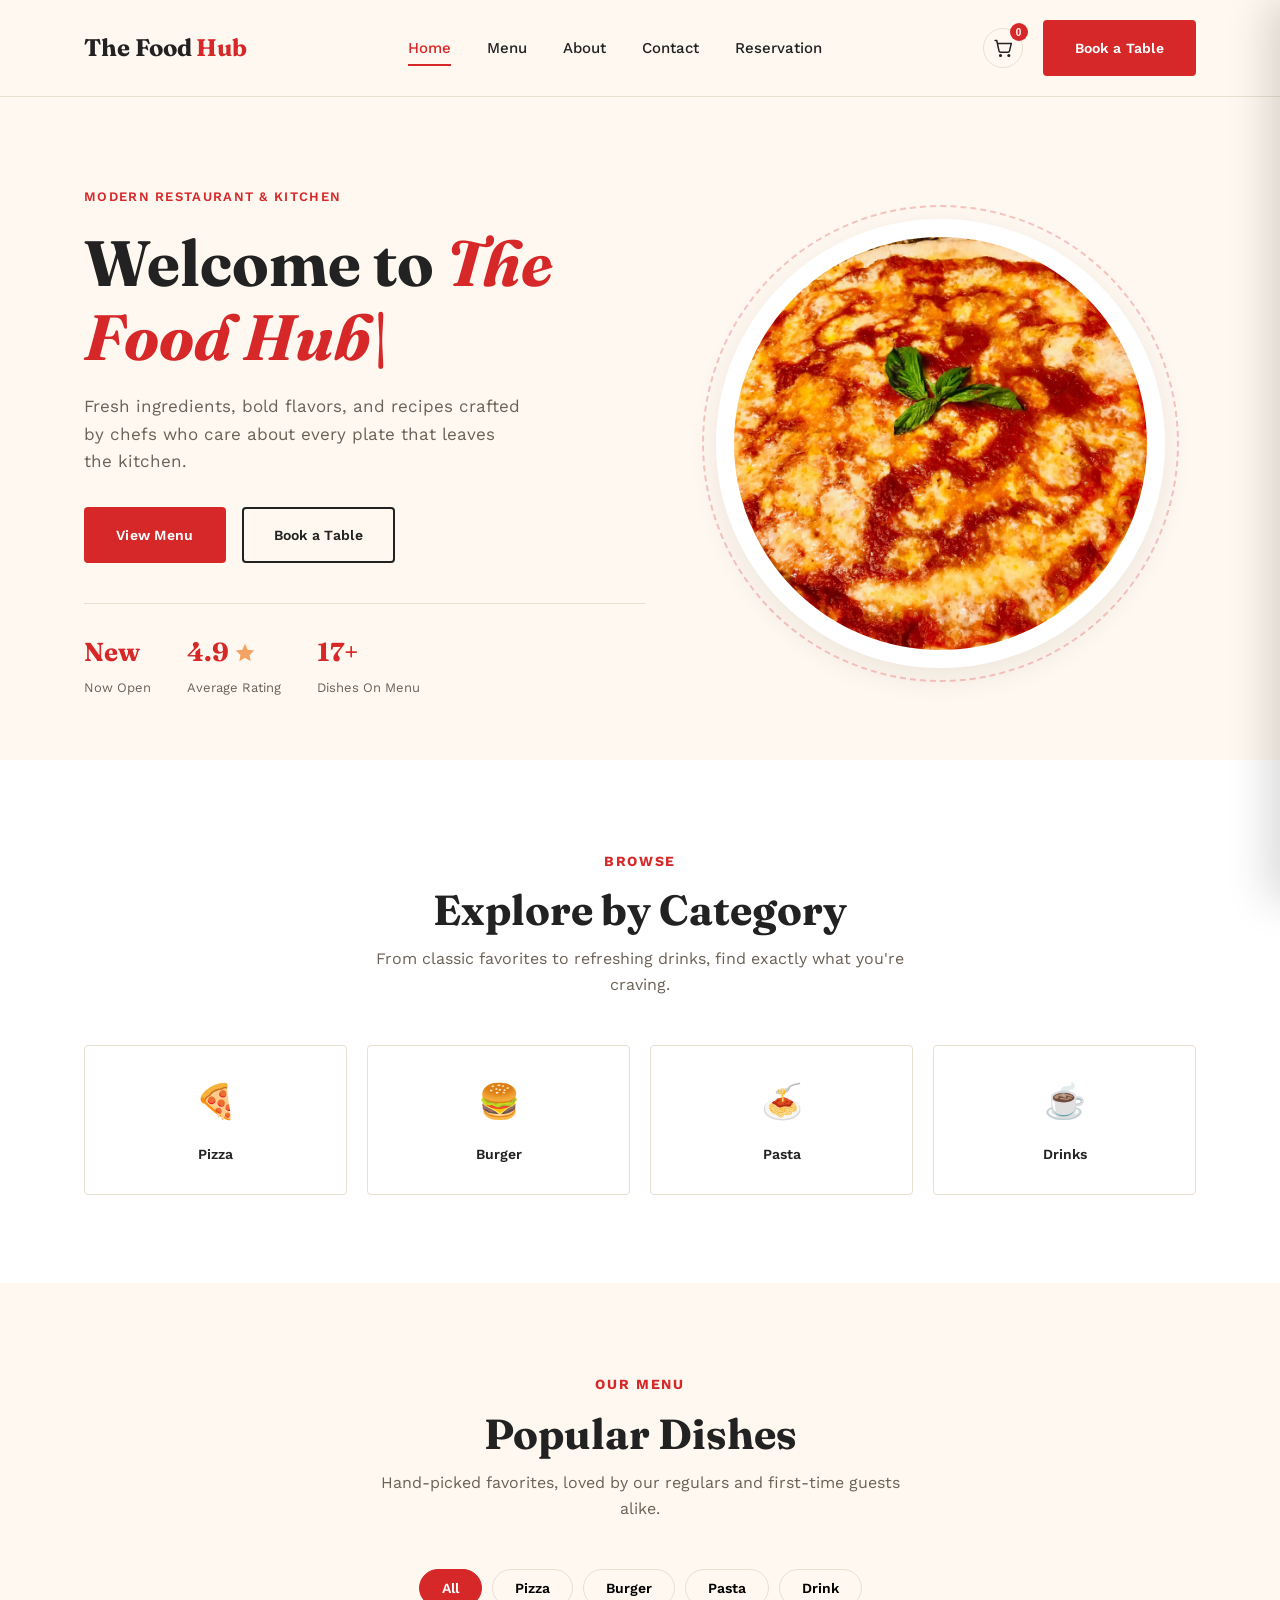
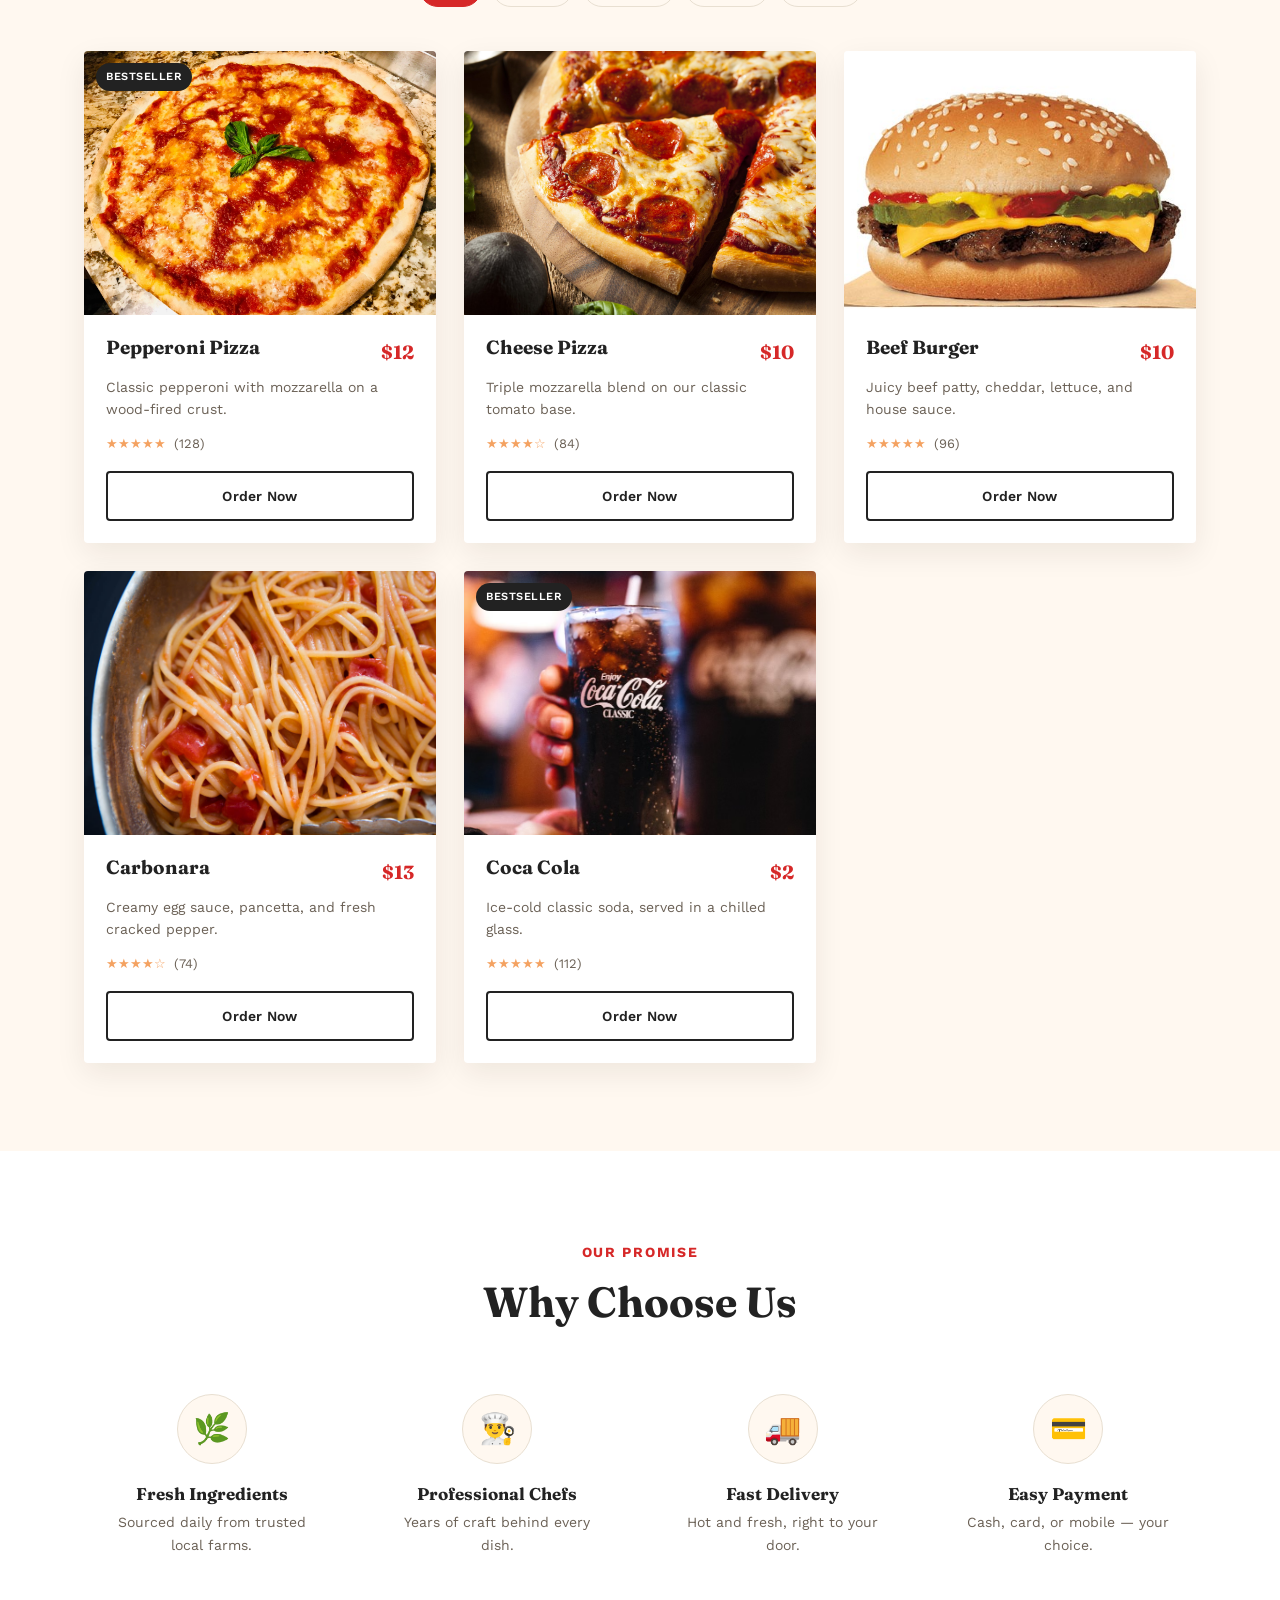
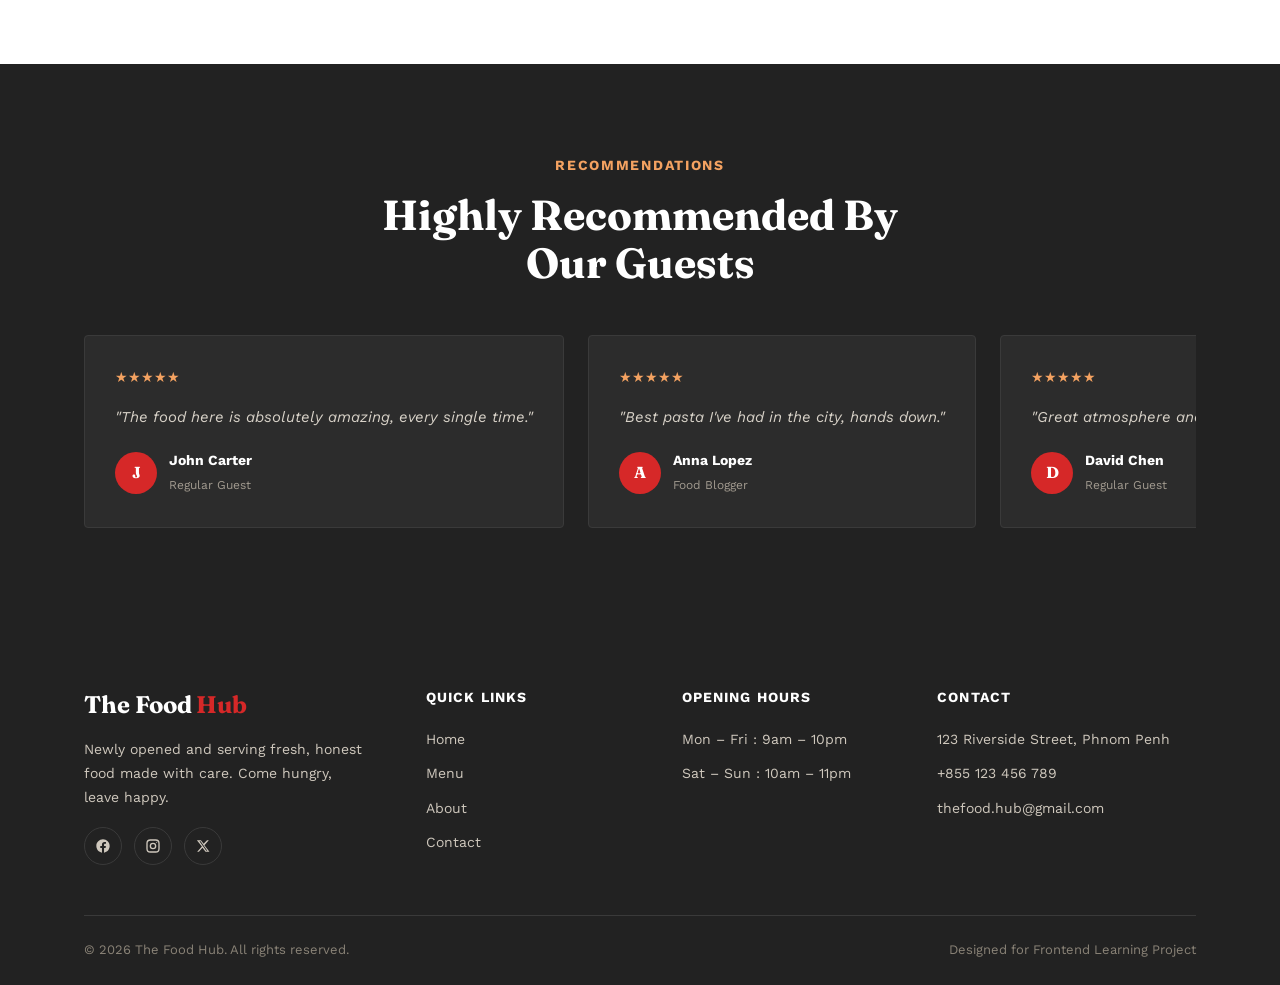
<file: index.html>
<!DOCTYPE html>
<html lang="en">
<head>
  <meta charset="UTF-8">
  <meta name="viewport" content="width=device-width, initial-scale=1.0">
  <title>The Food Hub</title>
  <link rel="stylesheet" href="css/style.css">
  <link rel="icon" href="images/logo-website.png" type="image/png" sizes="32x32">
</head>
<body>

<!-- ============ NAVBAR ============ -->
<header class="navbar">
  <div class="navbar-inner">
    <a href="index.html" class="logo">The Food<span>Hub</span></a>
    <nav class="nav-links">
      <a href="index.html" class="active">Home</a>
      <a href="html/menu.html">Menu</a>
      <a href="html/about.html">About</a>
      <a href="html/contact.html">Contact</a>
      <a href="html/reservation.html">Reservation</a>
    </nav>
    <div class="nav-actions">
      <button class="cart-btn" aria-label="View order">
        <svg width="20" height="20" viewBox="0 0 24 24" fill="none" stroke="currentColor" stroke-width="1.8" stroke-linecap="round" stroke-linejoin="round"><circle cx="9" cy="21" r="1"/><circle cx="19" cy="21" r="1"/><path d="M2.5 3h2l2.68 12.39a2 2 0 0 0 2 1.61h8.64a2 2 0 0 0 2-1.61L22 6.5H6"/></svg>
        <span class="cart-badge">0</span>
      </button>
      <a href="html/reservation.html" class="btn btn-primary">Book a Table</a>
      <button class="hamburger" aria-label="Menu">
        <span></span><span></span><span></span>
      </button>
    </div>
  </div>
</header>

<!-- ============ HERO ============ -->
<section class="hero">
  <div class="container hero-grid">
    <div>
      <span class="hero-eyebrow">Modern Restaurant &amp; Kitchen</span>
      <h1 class="hero-typewriter" id="heroTypewriter"><span class="typewriter-text"></span><span class="typewriter-cursor">|</span></h1>
      <p>Fresh ingredients, bold flavors, and recipes crafted by chefs who care about every plate that leaves the kitchen.</p>
      <div class="hero-actions">
        <a href="html/menu.html" class="btn btn-primary">View Menu</a>
        <a href="html/reservation.html" class="btn btn-outline">Book a Table</a>
      </div>
      <div class="hero-stats">
        <div><strong>New</strong><span>Now Open</span></div>
        <div><strong>4.9 <svg class="stat-star" width="22" height="22" viewBox="0 0 24 24" fill="currentColor"><path d="M12 2l2.95 6.51L22 9.27l-5 4.87L18.18 21 12 17.27 5.82 21 7 14.14l-5-4.87 7.05-.76z"/></svg></strong><span>Average Rating</span></div>
        <div><strong>17+</strong><span>Dishes On Menu</span></div>
      </div>
    </div>
    <div class="hero-visual">
      <div class="hero-plate">
        <img src="images/hero-ring.png" alt="Signature dish at The Food Hub" class="dish-photo" onerror="this.style.display='none'; this.nextElementSibling.style.display='flex';"><div class="food-visual food-visual--pizza" style="display:none;"><span>🍽️</span></div>
        <div class="hero-ring"></div>
      </div>
    </div>
  </div>
</section>

<!-- ============ CATEGORIES ============ -->
<section class="categories" id="categories">
  <div class="container">
    <div class="section-head">
      <span class="eyebrow">Browse</span>
      <h2>Explore by Category</h2>
      <p>From classic favorites to refreshing drinks, find exactly what you're craving.</p>
    </div>
    <div class="cat-grid">
      <div class="cat-card"><div class="cat-icon">🍕</div><span>Pizza</span></div>
      <div class="cat-card"><div class="cat-icon">🍔</div><span>Burger</span></div>
      <div class="cat-card"><div class="cat-icon">🍝</div><span>Pasta</span></div>
      <div class="cat-card"><div class="cat-icon">☕</div><span>Drinks</span></div>
    </div>
  </div>
</section>

<!-- ============ POPULAR MENU ============ -->
<section class="popular-menu" id="menu">
  <div class="container">
    <div class="section-head">
      <span class="eyebrow">Our Menu</span>
      <h2>Popular Dishes</h2>
      <p>Hand-picked favorites, loved by our regulars and first-time guests alike.</p>
    </div>

    <div class="filter-bar">
      <button class="filter-btn active" data-filter="all">All</button>
      <button class="filter-btn" data-filter="pizza">Pizza</button>
      <button class="filter-btn" data-filter="burger">Burger</button>
      <button class="filter-btn" data-filter="pasta">Pasta</button>
      <button class="filter-btn" data-filter="drink">Drink</button>
    </div>

    <div class="menu-grid">
      <div class="menu-card" data-category="pizza">
        <div class="menu-img">
          <span class="menu-tag">Bestseller</span>
          <img src="images/pizza/pepperoni-pizza.png" alt="Pepperoni Pizza" class="dish-photo" onerror="this.style.display='none'; this.nextElementSibling.style.display='flex';"><div class="food-visual food-visual--pizza" style="display:none;"><span>🍕</span></div>
        </div>
        <div class="menu-body">
          <div class="menu-body-top"><h4>Pepperoni Pizza</h4><span class="menu-price">$12</span></div>
          <p>Classic pepperoni with mozzarella on a wood-fired crust.</p>
          <div class="menu-rating">★★★★★ <span>(128)</span></div>
          <button type="button" class="btn btn-outline btn-block order-btn" data-dish="Pepperoni Pizza" data-price="$12">Order Now</button>
        </div>
      </div>

      <div class="menu-card" data-category="pizza">
        <div class="menu-img">
          <img src="images/pizza/cheese-pizza.png" alt="Cheese Pizza" class="dish-photo" onerror="this.style.display='none'; this.nextElementSibling.style.display='flex';"><div class="food-visual food-visual--pizza" style="display:none;"><span>🍕</span></div>
        </div>
        <div class="menu-body">
          <div class="menu-body-top"><h4>Cheese Pizza</h4><span class="menu-price">$10</span></div>
          <p>Triple mozzarella blend on our classic tomato base.</p>
          <div class="menu-rating">★★★★☆ <span>(84)</span></div>
          <button type="button" class="btn btn-outline btn-block order-btn" data-dish="Cheese Pizza" data-price="$10">Order Now</button>
        </div>
      </div>

      <div class="menu-card" data-category="burger">
        <div class="menu-img">
          <img src="images/burgers/beef-burger.png" alt="Beef Burger" class="dish-photo" onerror="this.style.display='none'; this.nextElementSibling.style.display='flex';"><div class="food-visual food-visual--burger" style="display:none;"><span>🍔</span></div>
        </div>
        <div class="menu-body">
          <div class="menu-body-top"><h4>Beef Burger</h4><span class="menu-price">$10</span></div>
          <p>Juicy beef patty, cheddar, lettuce, and house sauce.</p>
          <div class="menu-rating">★★★★★ <span>(96)</span></div>
          <button type="button" class="btn btn-outline btn-block order-btn" data-dish="Beef Burger" data-price="$10">Order Now</button>
        </div>
      </div>

      <div class="menu-card" data-category="pasta">
        <div class="menu-img">
          <img src="images/pasta/carbonara.png" alt="Carbonara" class="dish-photo" onerror="this.style.display='none'; this.nextElementSibling.style.display='flex';"><div class="food-visual food-visual--pasta" style="display:none;"><span>🍝</span></div>
        </div>
        <div class="menu-body">
          <div class="menu-body-top"><h4>Carbonara</h4><span class="menu-price">$13</span></div>
          <p>Creamy egg sauce, pancetta, and fresh cracked pepper.</p>
          <div class="menu-rating">★★★★☆ <span>(74)</span></div>
          <button type="button" class="btn btn-outline btn-block order-btn" data-dish="Carbonara" data-price="$13">Order Now</button>
        </div>
      </div>

      <div class="menu-card" data-category="drink">
        <div class="menu-img">
          <span class="menu-tag">Bestseller</span>
          <img src="images/drinks/coca-cola.png" alt="Coca Cola" class="dish-photo" onerror="this.style.display='none'; this.nextElementSibling.style.display='flex';"><div class="food-visual food-visual--drink" style="display:none;"><svg class="drink-icon" width="52" height="58" viewBox="0 0 64 64"><path d="M20 12h24l-3.2 42a4 4 0 0 1-4 3.6H27.2a4 4 0 0 1-4-3.6L20 12z" fill="#4a2412"/><path d="M20 12h24l-1 10H21l-1-10z" fill="#6b3319"/><circle cx="29" cy="28" r="1.6" fill="#c17a4e"/><circle cx="35" cy="36" r="1.3" fill="#c17a4e"/><circle cx="31" cy="45" r="1.4" fill="#c17a4e"/><rect x="34" y="4" width="3" height="22" rx="1.5" fill="#e63946" transform="rotate(18 35.5 15)"/></svg></div>
        </div>
        <div class="menu-body">
          <div class="menu-body-top"><h4>Coca Cola</h4><span class="menu-price">$2</span></div>
          <p>Ice-cold classic soda, served in a chilled glass.</p>
          <div class="menu-rating">★★★★★ <span>(112)</span></div>
          <button type="button" class="btn btn-outline btn-block order-btn" data-dish="Coca Cola" data-price="$2">Order Now</button>
        </div>
      </div>
    </div>
  </div>
</section>

<!-- ============ WHY CHOOSE US ============ -->
<section class="why">
  <div class="container">
    <div class="section-head">
      <span class="eyebrow">Our Promise</span>
      <h2>Why Choose Us</h2>
    </div>
    <div class="why-grid">
      <div class="why-card">
        <div class="why-icon">🌿</div>
        <h4>Fresh Ingredients</h4>
        <p>Sourced daily from trusted local farms.</p>
      </div>
      <div class="why-card">
        <div class="why-icon">👨‍🍳</div>
        <h4>Professional Chefs</h4>
        <p>Years of craft behind every dish.</p>
      </div>
      <div class="why-card">
        <div class="why-icon">🚚</div>
        <h4>Fast Delivery</h4>
        <p>Hot and fresh, right to your door.</p>
      </div>
      <div class="why-card">
        <div class="why-icon">💳</div>
        <h4>Easy Payment</h4>
        <p>Cash, card, or mobile — your choice.</p>
      </div>
    </div>
  </div>
</section>

<!-- ============ REVIEWS ============ -->
<section class="reviews" id="reviews">
  <div class="container">
    <div class="section-head">
      <span class="eyebrow">Recommendations</span>
      <h2>Highly Recommended By Our Guests</h2>
    </div>
    <div class="review-track-outer">
    <div class="review-track">
      <div class="review-card">
        <div class="review-stars">★★★★★</div>
        <p>"The food here is absolutely amazing, every single time."</p>
        <div class="review-author">
          <div class="review-avatar">J</div>
          <div><strong>John Carter</strong><span>Regular Guest</span></div>
        </div>
      </div>
      <div class="review-card">
        <div class="review-stars">★★★★★</div>
        <p>"Best pasta I've had in the city, hands down."</p>
        <div class="review-author">
          <div class="review-avatar">A</div>
          <div><strong>Anna Lopez</strong><span>Food Blogger</span></div>
        </div>
      </div>
      <div class="review-card">
        <div class="review-stars">★★★★★</div>
        <p>"Great atmosphere and even better service."</p>
        <div class="review-author">
          <div class="review-avatar">D</div>
          <div><strong>David Chen</strong><span>Regular Guest</span></div>
        </div>
      </div>
      <div class="review-card">
        <div class="review-stars">★★★★★</div>
        <p>"Cozy vibe and the burger was cooked to perfection."</p>
        <div class="review-author">
          <div class="review-avatar">E</div>
          <div><strong>Emma Wilson</strong><span>First-Time Guest</span></div>
        </div>
      </div>
      <div class="review-card">
        <div class="review-stars">★★★★★</div>
        <p>"This place feels like home, and the pizza never disappoints."</p>
        <div class="review-author">
          <div class="review-avatar">S</div>
          <div><strong>Sokha Ly</strong><span>Regular Guest</span></div>
        </div>
      </div>
      <div class="review-card">
        <div class="review-stars">★★★★☆</div>
        <p>"Quick service, generous portions, and unbeatable value."</p>
        <div class="review-author">
          <div class="review-avatar">M</div>
          <div><strong>Michael Tan</strong><span>Food Blogger</span></div>
        </div>
      </div>
      <!-- duplicate set — creates the seamless infinite-loop illusion -->
      <div class="review-card" aria-hidden="true">
        <div class="review-stars">★★★★★</div>
        <p>"The food here is absolutely amazing, every single time."</p>
        <div class="review-author">
          <div class="review-avatar">J</div>
          <div><strong>John Carter</strong><span>Regular Guest</span></div>
        </div>
      </div>
      <div class="review-card" aria-hidden="true">
        <div class="review-stars">★★★★★</div>
        <p>"Best pasta I've had in the city, hands down."</p>
        <div class="review-author">
          <div class="review-avatar">A</div>
          <div><strong>Anna Lopez</strong><span>Food Blogger</span></div>
        </div>
      </div>
      <div class="review-card" aria-hidden="true">
        <div class="review-stars">★★★★★</div>
        <p>"Great atmosphere and even better service."</p>
        <div class="review-author">
          <div class="review-avatar">D</div>
          <div><strong>David Chen</strong><span>Regular Guest</span></div>
        </div>
      </div>
      <div class="review-card" aria-hidden="true">
        <div class="review-stars">★★★★★</div>
        <p>"Cozy vibe and the burger was cooked to perfection."</p>
        <div class="review-author">
          <div class="review-avatar">E</div>
          <div><strong>Emma Wilson</strong><span>First-Time Guest</span></div>
        </div>
      </div>
      <div class="review-card" aria-hidden="true">
        <div class="review-stars">★★★★★</div>
        <p>"This place feels like home, and the pizza never disappoints."</p>
        <div class="review-author">
          <div class="review-avatar">S</div>
          <div><strong>Sokha Ly</strong><span>Regular Guest</span></div>
        </div>
      </div>
      <div class="review-card" aria-hidden="true">
        <div class="review-stars">★★★★☆</div>
        <p>"Quick service, generous portions, and unbeatable value."</p>
        <div class="review-author">
          <div class="review-avatar">M</div>
          <div><strong>Michael Tan</strong><span>Food Blogger</span></div>
        </div>
      </div>
    </div>
    </div>
  </div>
</section>

<!-- ============ FOOTER ============ -->
<footer class="footer">
  <div class="container">
    <div class="footer-grid">
      <div class="footer-brand">
        <a href="index.html" class="logo">The Food<span>Hub</span></a>
        <p>Newly opened and serving fresh, honest food made with care. Come hungry, leave happy.</p>
        <div class="footer-social">
          <a href="#" aria-label="Facebook"><svg width="16" height="16" viewBox="0 0 24 24" fill="currentColor"><path d="M22 12.06C22 6.505 17.523 2 12 2S2 6.505 2 12.06c0 5.02 3.657 9.184 8.438 9.94v-7.03H7.898v-2.91h2.54V9.845c0-2.507 1.492-3.89 3.777-3.89 1.094 0 2.238.195 2.238.195v2.459h-1.261c-1.242 0-1.63.771-1.63 1.562v1.875h2.773l-.443 2.91h-2.33V22c4.78-.756 8.438-4.92 8.438-9.94z"/></svg></a>
          <a href="#" aria-label="Instagram"><svg width="16" height="16" viewBox="0 0 24 24" fill="none" stroke="currentColor" stroke-width="2"><rect x="3" y="3" width="18" height="18" rx="5"/><circle cx="12" cy="12" r="4"/><circle cx="17.5" cy="6.5" r="0.8" fill="currentColor" stroke="none"/></svg></a>
          <a href="#" aria-label="X (Twitter)"><svg width="14" height="14" viewBox="0 0 24 24" fill="currentColor"><path d="M18.9 2H22l-7.6 8.7L23 22h-6.7l-5.2-6.8L5 22H2l8.1-9.3L1.5 2h6.9l4.7 6.2L18.9 2zM17.6 20h1.8L7.9 4h-2l11.7 16z"/></svg></a>
        </div>
      </div>
      <div>
        <h5>Quick Links</h5>
        <div class="footer-links">
          <a href="index.html">Home</a>
          <a href="html/menu.html">Menu</a>
          <a href="html/about.html">About</a>
          <a href="html/contact.html">Contact</a>
        </div>
      </div>
      <div>
        <h5>Opening Hours</h5>
        <div class="footer-links">
          <a href="#">Mon – Fri : 9am – 10pm</a>
          <a href="#">Sat – Sun : 10am – 11pm</a>
        </div>
      </div>
      <div>
        <h5>Contact</h5>
        <div class="footer-links">
          <a href="#">123 Riverside Street, Phnom Penh</a>
          <a href="#">+855 123 456 789</a>
          <a href="#">thefood.hub@gmail.com</a>
        </div>
      </div>
    </div>
    <div class="footer-bottom">
      <span>© 2026 The Food Hub. All rights reserved.</span>
      <span>Designed for Frontend Learning Project</span>
    </div>
  </div>
</footer>

<button class="scroll-top" aria-label="Scroll to top">↑</button>

<script src="js/script.js"></script>
<script src="js/cart.js"></script>
<script src="js/filter.js"></script>
</body>
</html>
</file>
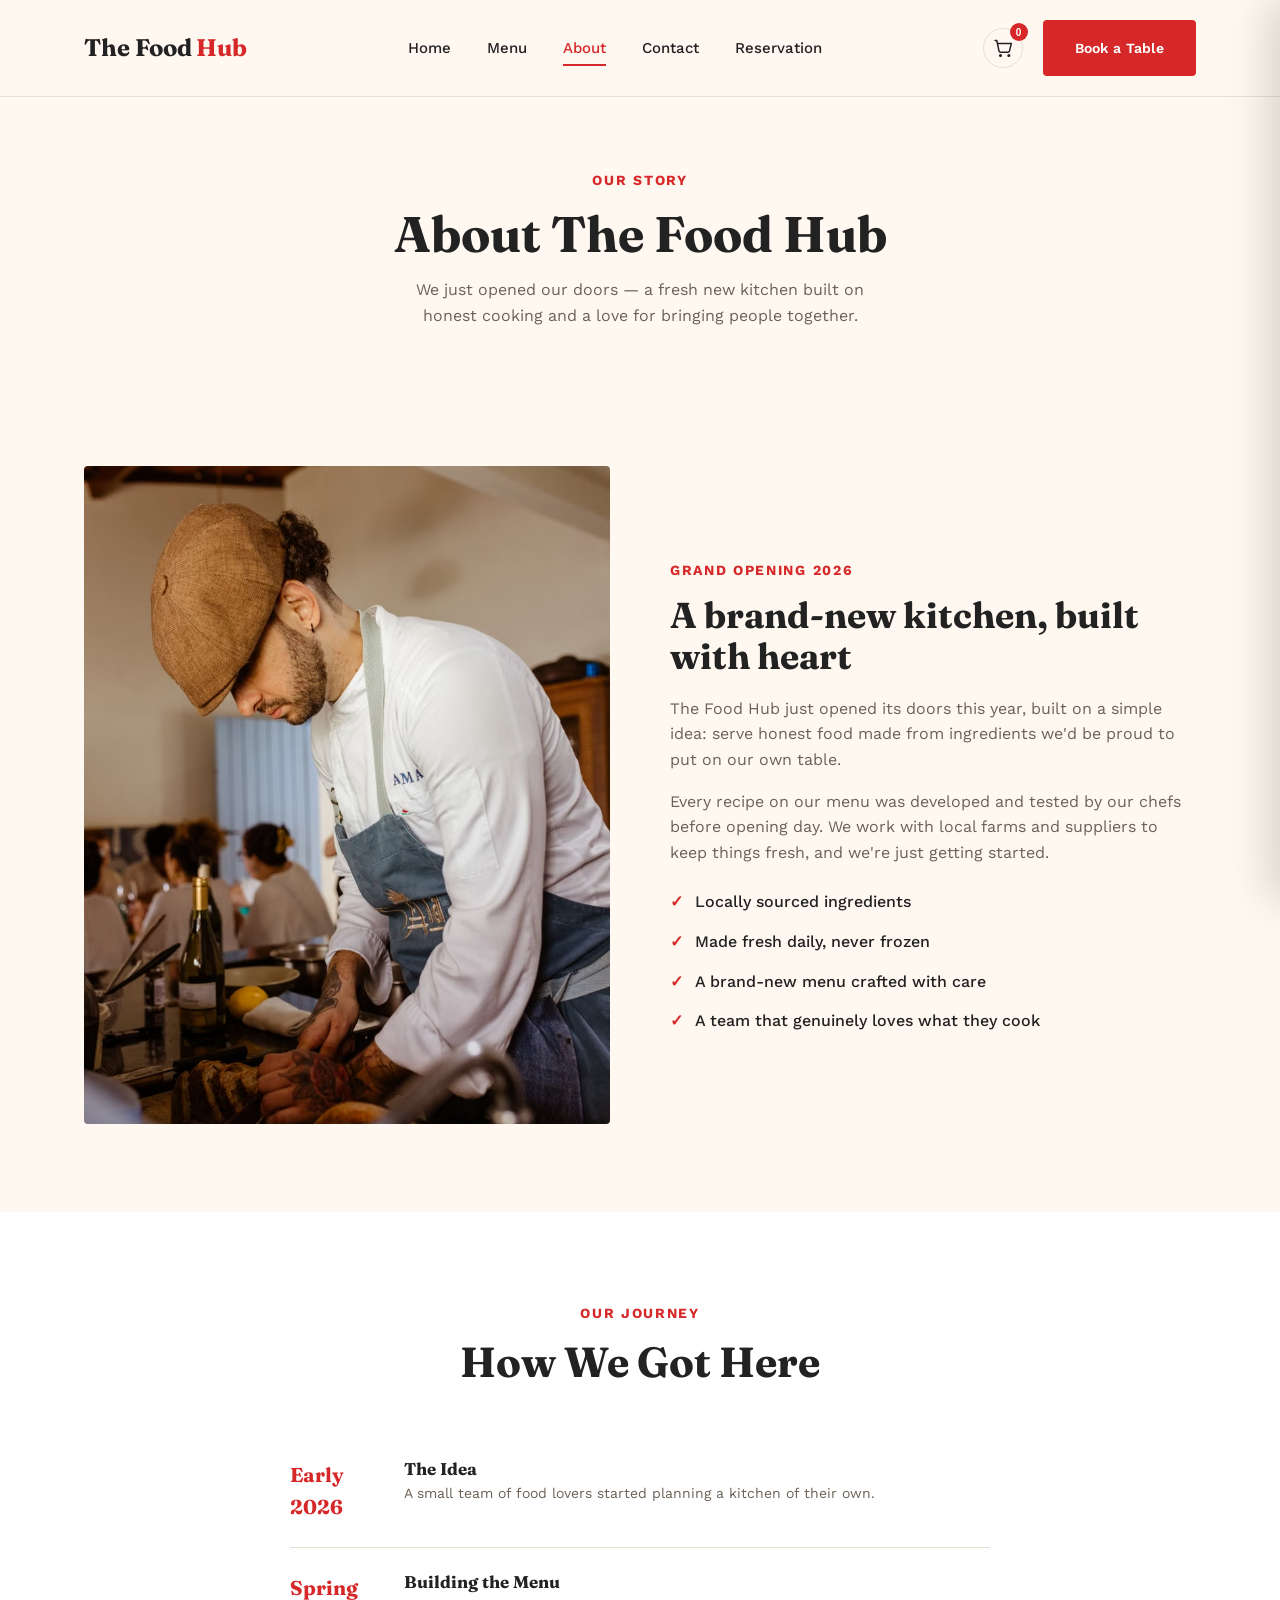
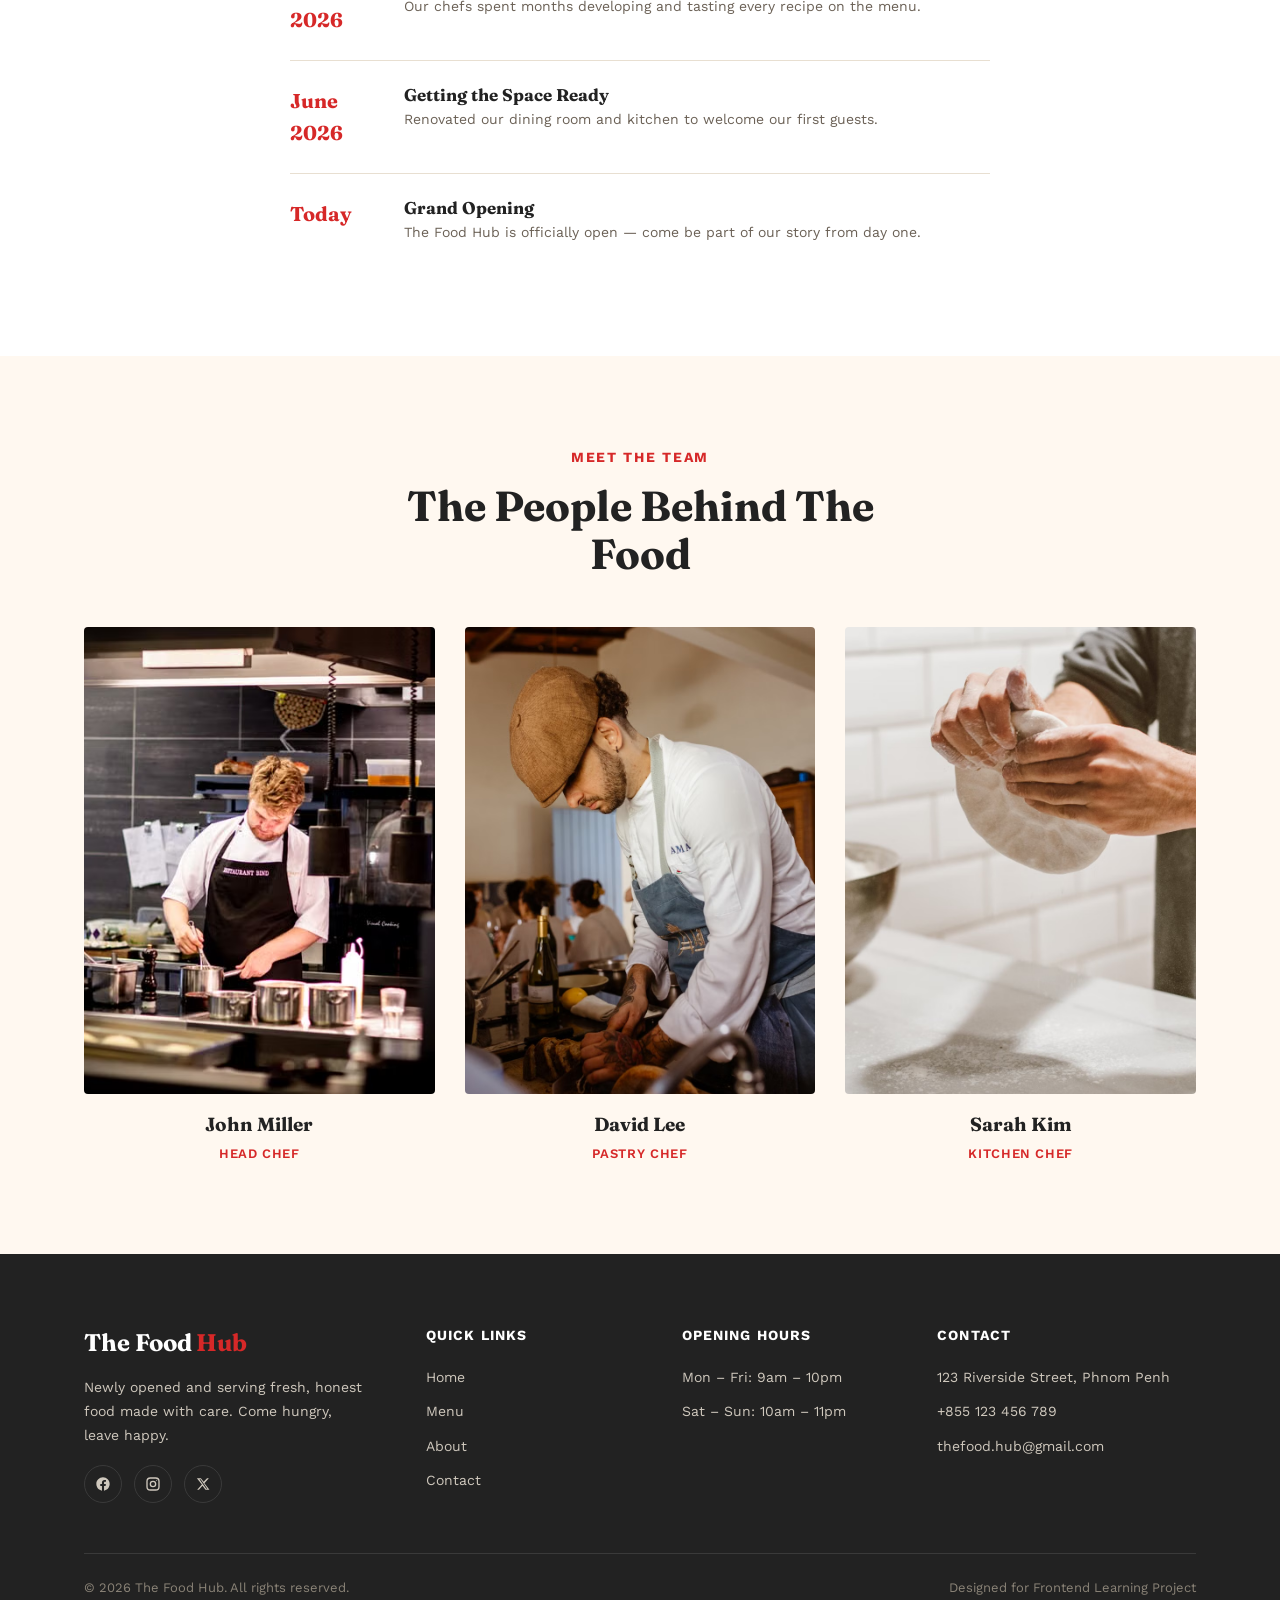
<file: html/about.html>
<!DOCTYPE html>
<html lang="en">
<head>
  <meta charset="UTF-8">
  <meta name="viewport" content="width=device-width, initial-scale=1.0">
  <title>About - TheFoodHub</title>
  <link rel="stylesheet" href="../css/style.css">
  <link rel="icon" href="../images/logo-website.png" type="image/png" sizes="32x32">
</head>
<body>

<header class="navbar">
  <div class="navbar-inner">
    <a href="../index.html" class="logo">The Food<span>Hub</span></a>
    <nav class="nav-links">
      <a href="../index.html">Home</a>
      <a href="menu.html">Menu</a>
      <a href="about.html" class="active">About</a>
      <a href="contact.html">Contact</a>
      <a href="reservation.html">Reservation</a>
    </nav>
    <div class="nav-actions">
      <button class="cart-btn" aria-label="View order">
        <svg width="20" height="20" viewBox="0 0 24 24" fill="none" stroke="currentColor" stroke-width="1.8" stroke-linecap="round" stroke-linejoin="round"><circle cx="9" cy="21" r="1"/><circle cx="19" cy="21" r="1"/><path d="M2.5 3h2l2.68 12.39a2 2 0 0 0 2 1.61h8.64a2 2 0 0 0 2-1.61L22 6.5H6"/></svg>
        <span class="cart-badge">0</span>
      </button>
      <a href="reservation.html" class="btn btn-primary">Book a Table</a>
      <button class="hamburger" aria-label="Menu"><span></span><span></span><span></span></button>
    </div>
  </div>
</header>

<section class="page-hero">
  <div class="container">
    <span class="eyebrow">Our Story</span>
    <h1>About The Food Hub</h1>
    <p>We just opened our doors — a fresh new kitchen built on honest cooking and a love for bringing people together.</p>
  </div>
</section>

<section>
  <div class="container about-split">
    <div class="about-img">
      <img src="../images/pastry-chef.png" alt="Chef preparing food in The Food Hub kitchen" class="dish-photo" onerror="this.style.display='none'; this.nextElementSibling.style.display='flex';">
      <div class="food-visual" style="display:none;"><span>🍽️</span></div>
    </div>
    <div class="about-copy">
      <span class="eyebrow">Grand Opening 2026</span>
      <h2>A brand-new kitchen, built with heart</h2>
      <p>The Food Hub just opened its doors this year, built on a simple idea: serve honest food made from ingredients we'd be proud to put on our own table.</p>
      <p>Every recipe on our menu was developed and tested by our chefs before opening day. We work with local farms and suppliers to keep things fresh, and we're just getting started.</p>
      <ul class="about-list">
        <li>Locally sourced ingredients</li>
        <li>Made fresh daily, never frozen</li>
        <li>A brand-new menu crafted with care</li>
        <li>A team that genuinely loves what they cook</li>
      </ul>
    </div>
  </div>
</section>

<section class="why">
  <div class="container">
    <div class="section-head">
      <span class="eyebrow">Our Journey</span>
      <h2>How We Got Here</h2>
    </div>
    <div class="timeline">
      <div class="timeline-item">
        <strong>Early 2026</strong>
        <div>
          <h4>The Idea</h4>
          <p>A small team of food lovers started planning a kitchen of their own.</p>
        </div>
      </div>
      <div class="timeline-item">
        <strong>Spring 2026</strong>
        <div>
          <h4>Building the Menu</h4>
          <p>Our chefs spent months developing and tasting every recipe on the menu.</p>
        </div>
      </div>
      <div class="timeline-item">
        <strong>June 2026</strong>
        <div>
          <h4>Getting the Space Ready</h4>
          <p>Renovated our dining room and kitchen to welcome our first guests.</p>
        </div>
      </div>
      <div class="timeline-item">
        <strong>Today</strong>
        <div>
          <h4>Grand Opening</h4>
          <p>The Food Hub is officially open — come be part of our story from day one.</p>
        </div>
      </div>
    </div>
  </div>
</section>

<section class="chefs">
  <div class="container">
    <div class="section-head">
      <span class="eyebrow">Meet The Team</span>
      <h2>The People Behind The Food</h2>
    </div>
    <div class="chef-grid">
      <div class="chef-card">
        <div class="chef-photo chef-photo--1"><img src="../images/head-chef.png" alt="John Miller, Head Chef" class="dish-photo" onerror="this.style.display='none'; this.nextElementSibling.style.display='flex';"><div class="food-visual" style="display:none;"><span>👨‍🍳</span></div></div>
        <h4>John Miller</h4>
        <span>Head Chef</span>
      </div>
      <div class="chef-card">
        <div class="chef-photo chef-photo--2"><img src="../images/pastry-chef.png" alt="David Lee, Pastry Chef" class="dish-photo" onerror="this.style.display='none'; this.nextElementSibling.style.display='flex';"><div class="food-visual" style="display:none;"><span>🧁</span></div></div>
        <h4>David Lee</h4>
        <span>Pastry Chef</span>
      </div>
      <div class="chef-card">
        <div class="chef-photo chef-photo--3"><img src="../images/kitchen-chef.png" alt="Kitchen team preparing dough" class="dish-photo" onerror="this.style.display='none'; this.nextElementSibling.style.display='flex';"><div class="food-visual" style="display:none;"><span>👩‍🍳</span></div></div>
        <h4>Sarah Kim</h4>
        <span>Kitchen Chef</span>
      </div>
    </div>
  </div>
</section>

<footer class="footer">
  <div class="container">
    <div class="footer-grid">
      <div class="footer-brand">
        <a href="../index.html" class="logo">The Food<span>Hub</span></a>
        <p>Newly opened and serving fresh, honest food made with care. Come hungry, leave happy.</p>
        <div class="footer-social">
          <a href="#" aria-label="Facebook"><svg width="16" height="16" viewBox="0 0 24 24" fill="currentColor"><path d="M22 12.06C22 6.505 17.523 2 12 2S2 6.505 2 12.06c0 5.02 3.657 9.184 8.438 9.94v-7.03H7.898v-2.91h2.54V9.845c0-2.507 1.492-3.89 3.777-3.89 1.094 0 2.238.195 2.238.195v2.459h-1.261c-1.242 0-1.63.771-1.63 1.562v1.875h2.773l-.443 2.91h-2.33V22c4.78-.756 8.438-4.92 8.438-9.94z"/></svg></a>
          <a href="#" aria-label="Instagram"><svg width="16" height="16" viewBox="0 0 24 24" fill="none" stroke="currentColor" stroke-width="2"><rect x="3" y="3" width="18" height="18" rx="5"/><circle cx="12" cy="12" r="4"/><circle cx="17.5" cy="6.5" r="0.8" fill="currentColor" stroke="none"/></svg></a>
          <a href="#" aria-label="X (Twitter)"><svg width="14" height="14" viewBox="0 0 24 24" fill="currentColor"><path d="M18.9 2H22l-7.6 8.7L23 22h-6.7l-5.2-6.8L5 22H2l8.1-9.3L1.5 2h6.9l4.7 6.2L18.9 2zM17.6 20h1.8L7.9 4h-2l11.7 16z"/></svg></a>
        </div>
      </div>
      <div>
        <h5>Quick Links</h5>
        <div class="footer-links">
          <a href="../index.html">Home</a>
          <a href="menu.html">Menu</a>
          <a href="about.html">About</a>
          <a href="contact.html">Contact</a>
        </div>
      </div>
      <div>
        <h5>Opening Hours</h5>
        <div class="footer-links">
          <a href="#">Mon – Fri: 9am – 10pm</a>
          <a href="#">Sat – Sun: 10am – 11pm</a>
        </div>
      </div>
      <div>
        <h5>Contact</h5>
        <div class="footer-links">
          <a href="#">123 Riverside Street, Phnom Penh</a>
          <a href="#">+855 123 456 789</a>
          <a href="#">thefood.hub@gmail.com</a>
        </div>
      </div>
    </div>
    <div class="footer-bottom">
      <span>© 2026 The Food Hub. All rights reserved.</span>
      <span>Designed for Frontend Learning Project</span>
    </div>
  </div>
</footer>

<button class="scroll-top" aria-label="Scroll to top">↑</button>

<script src="../js/script.js"></script>
<script src="../js/cart.js"></script>
</body>
</html>
</file>
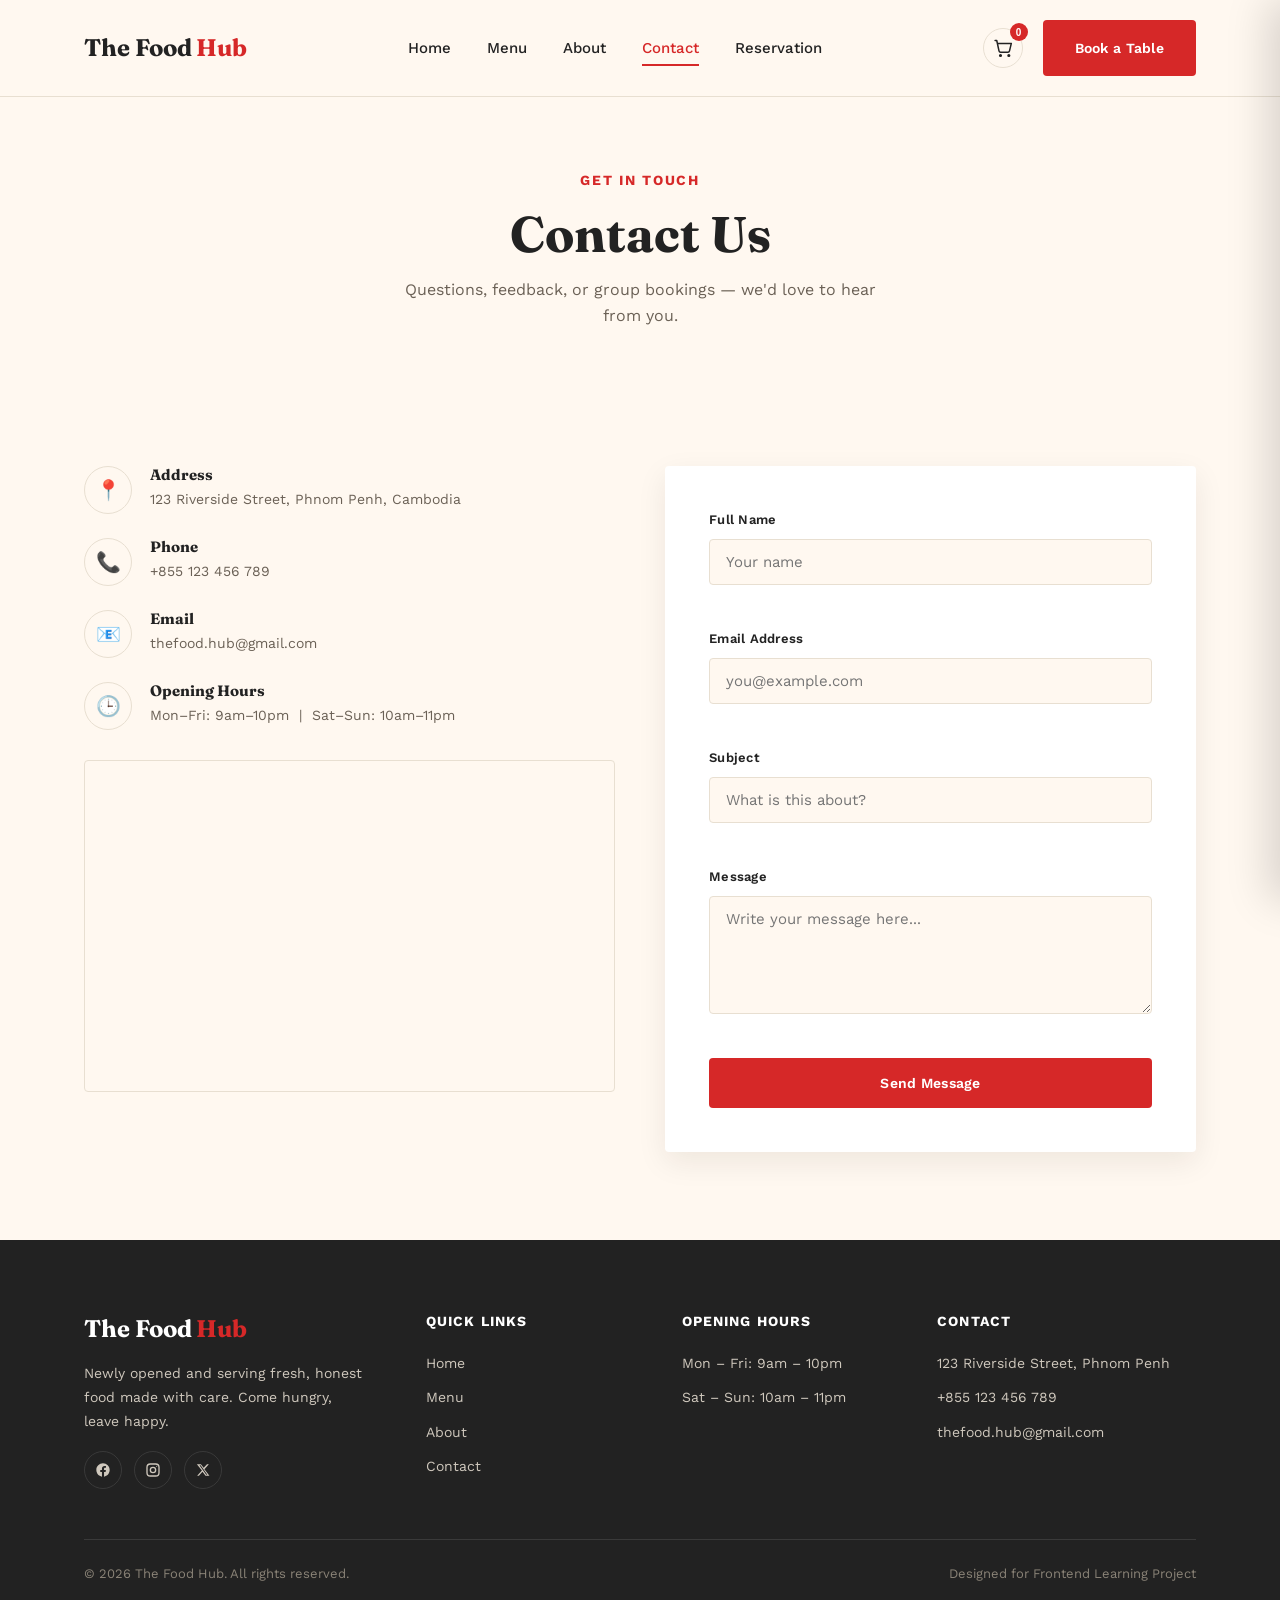
<file: html/contact.html>
<!DOCTYPE html>
<html lang="en">
<head>
  <meta charset="UTF-8">
  <meta name="viewport" content="width=device-width, initial-scale=1.0">
  <title>Contact - TheFoodHub</title>
  <link rel="stylesheet" href="../css/style.css">
  <link rel="icon" href="../images/logo-website.png" type="image/png" sizes="32x32">
</head>
<body>

<header class="navbar">
  <div class="navbar-inner">
    <a href="../index.html" class="logo">The Food<span>Hub</span></a>
    <nav class="nav-links">
      <a href="../index.html">Home</a>
      <a href="menu.html">Menu</a>
      <a href="about.html">About</a>
      <a href="contact.html" class="active">Contact</a>
      <a href="reservation.html">Reservation</a>
    </nav>
    <div class="nav-actions">
      <button class="cart-btn" aria-label="View order">
        <svg width="20" height="20" viewBox="0 0 24 24" fill="none" stroke="currentColor" stroke-width="1.8" stroke-linecap="round" stroke-linejoin="round"><circle cx="9" cy="21" r="1"/><circle cx="19" cy="21" r="1"/><path d="M2.5 3h2l2.68 12.39a2 2 0 0 0 2 1.61h8.64a2 2 0 0 0 2-1.61L22 6.5H6"/></svg>
        <span class="cart-badge">0</span>
      </button>
      <a href="reservation.html" class="btn btn-primary">Book a Table</a>
      <button class="hamburger" aria-label="Menu"><span></span><span></span><span></span></button>
    </div>
  </div>
</header>

<section class="page-hero">
  <div class="container">
    <span class="eyebrow">Get In Touch</span>
    <h1>Contact Us</h1>
    <p>Questions, feedback, or group bookings — we'd love to hear from you.</p>
  </div>
</section>

<section>
  <div class="container contact-grid">
    <div>
      <div class="info-list">
        <div class="info-item">
          <div class="info-icon">📍</div>
          <div><h4>Address</h4><p>123 Riverside Street, Phnom Penh, Cambodia</p></div>
        </div>
        <div class="info-item">
          <div class="info-icon">📞</div>
          <div><h4>Phone</h4><p>+855 123 456 789</p></div>
        </div>
        <div class="info-item">
          <div class="info-icon">📧</div>
          <div><h4>Email</h4><p>thefood.hub@gmail.com</p></div>
        </div>
        <div class="info-item">
          <div class="info-icon">🕒</div>
          <div><h4>Opening Hours</h4><p>Mon–Fri: 9am–10pm &nbsp;|&nbsp; Sat–Sun: 10am–11pm</p></div>
        </div>
      </div>
      <div class="map-frame">
        <iframe src="https://maps.google.com/maps?q=Phnom%20Penh&t=&z=13&ie=UTF8&iwloc=&output=embed" loading="lazy" title="Restaurant location map"></iframe>
      </div>
    </div>

    <div class="form-card">
      <div class="form-success" id="contactSuccess">
        ✓ Your message has been sent! We'll get back to you soon.
      </div>
      <form id="contactForm" novalidate>
        <div class="form-group">
          <label for="c-name">Full Name</label>
          <input type="text" id="c-name" name="name" placeholder="Your name" required>
          <span class="form-error"></span>
        </div>
        <div class="form-group">
          <label for="c-email">Email Address</label>
          <input type="email" id="c-email" name="email" placeholder="you@example.com" required>
          <span class="form-error"></span>
        </div>
        <div class="form-group">
          <label for="c-subject">Subject</label>
          <input type="text" id="c-subject" name="subject" placeholder="What is this about?" required>
          <span class="form-error"></span>
        </div>
        <div class="form-group">
          <label for="c-message">Message</label>
          <textarea id="c-message" name="message" rows="5" placeholder="Write your message here..." required></textarea>
          <span class="form-error"></span>
        </div>
        <button type="submit" class="btn btn-primary btn-block">Send Message</button>
      </form>
    </div>
  </div>
</section>

<footer class="footer">
  <div class="container">
    <div class="footer-grid">
      <div class="footer-brand">
        <a href="../index.html" class="logo">The Food<span>Hub</span></a>
        <p>Newly opened and serving fresh, honest food made with care. Come hungry, leave happy.</p>
        <div class="footer-social">
          <a href="#" aria-label="Facebook"><svg width="16" height="16" viewBox="0 0 24 24" fill="currentColor"><path d="M22 12.06C22 6.505 17.523 2 12 2S2 6.505 2 12.06c0 5.02 3.657 9.184 8.438 9.94v-7.03H7.898v-2.91h2.54V9.845c0-2.507 1.492-3.89 3.777-3.89 1.094 0 2.238.195 2.238.195v2.459h-1.261c-1.242 0-1.63.771-1.63 1.562v1.875h2.773l-.443 2.91h-2.33V22c4.78-.756 8.438-4.92 8.438-9.94z"/></svg></a>
          <a href="#" aria-label="Instagram"><svg width="16" height="16" viewBox="0 0 24 24" fill="none" stroke="currentColor" stroke-width="2"><rect x="3" y="3" width="18" height="18" rx="5"/><circle cx="12" cy="12" r="4"/><circle cx="17.5" cy="6.5" r="0.8" fill="currentColor" stroke="none"/></svg></a>
          <a href="#" aria-label="X (Twitter)"><svg width="14" height="14" viewBox="0 0 24 24" fill="currentColor"><path d="M18.9 2H22l-7.6 8.7L23 22h-6.7l-5.2-6.8L5 22H2l8.1-9.3L1.5 2h6.9l4.7 6.2L18.9 2zM17.6 20h1.8L7.9 4h-2l11.7 16z"/></svg></a>
        </div>
      </div>
      <div>
        <h5>Quick Links</h5>
        <div class="footer-links">
          <a href="../index.html">Home</a>
          <a href="menu.html">Menu</a>
          <a href="about.html">About</a>
          <a href="contact.html">Contact</a>
        </div>
      </div>
      <div>
        <h5>Opening Hours</h5>
        <div class="footer-links">
          <a href="#">Mon – Fri: 9am – 10pm</a>
          <a href="#">Sat – Sun: 10am – 11pm</a>
        </div>
      </div>
      <div>
        <h5>Contact</h5>
        <div class="footer-links">
          <a href="#">123 Riverside Street, Phnom Penh</a>
          <a href="#">+855 123 456 789</a>
          <a href="#">thefood.hub@gmail.com</a>
        </div>
      </div>
    </div>
    <div class="footer-bottom">
      <span>© 2026 The Food Hub. All rights reserved.</span>
      <span>Designed for Frontend Learning Project</span>
    </div>
  </div>
</footer>

<button class="scroll-top" aria-label="Scroll to top">↑</button>

<script src="../js/script.js"></script>
<script src="../js/cart.js"></script>
<script src="../js/validation.js"></script>
</body>
</html>
</file>
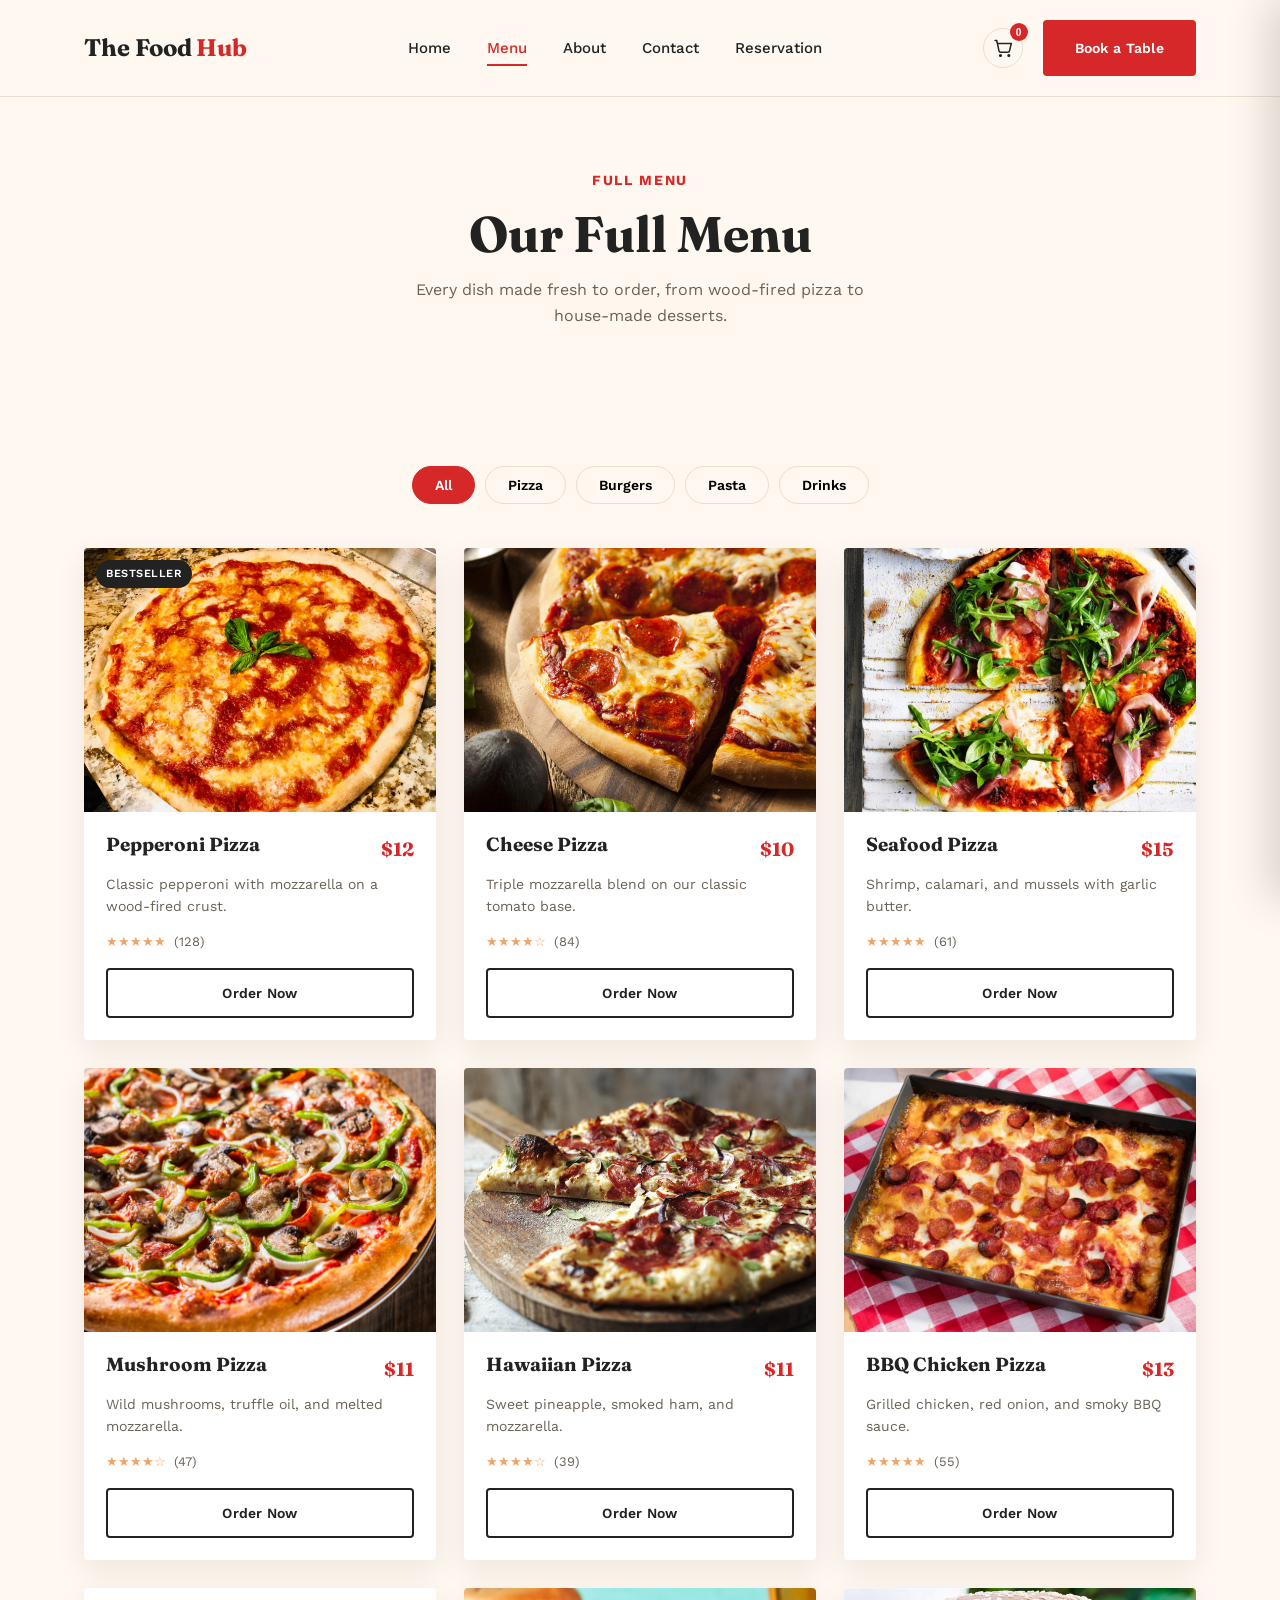
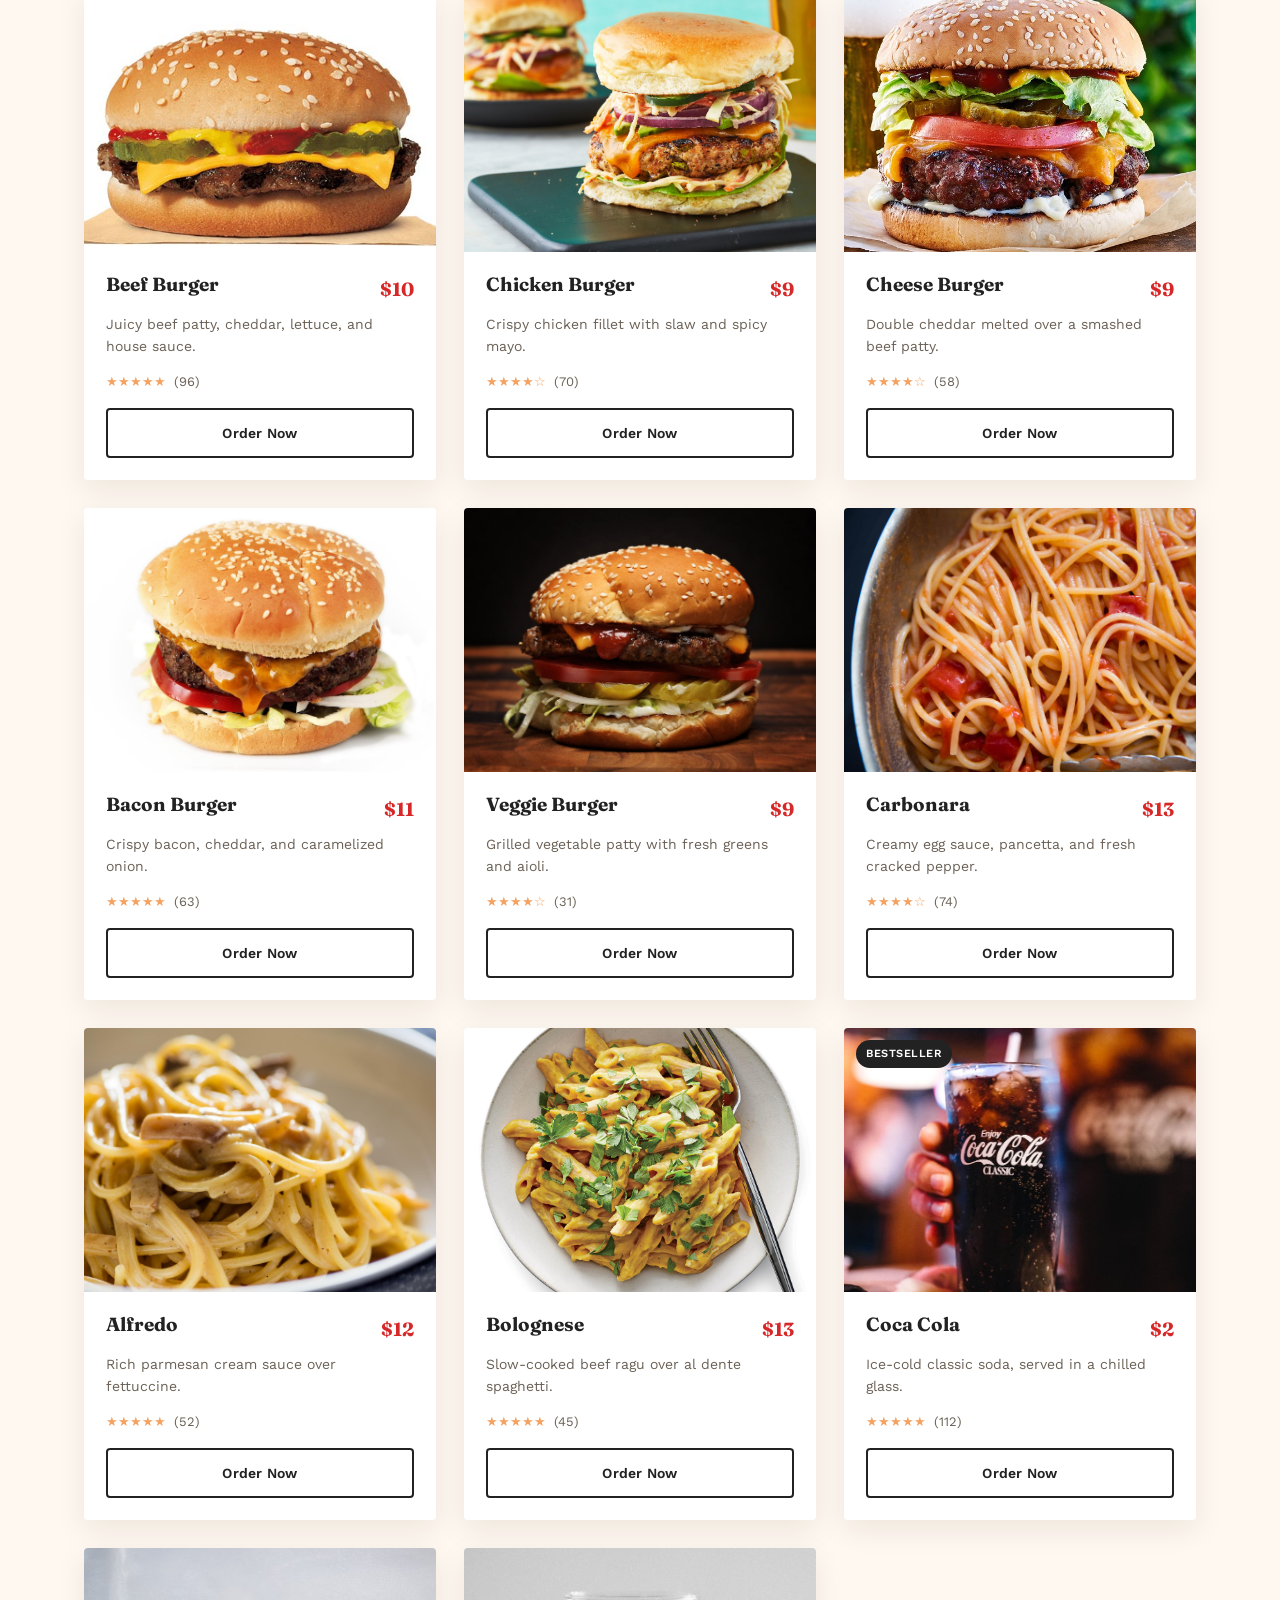
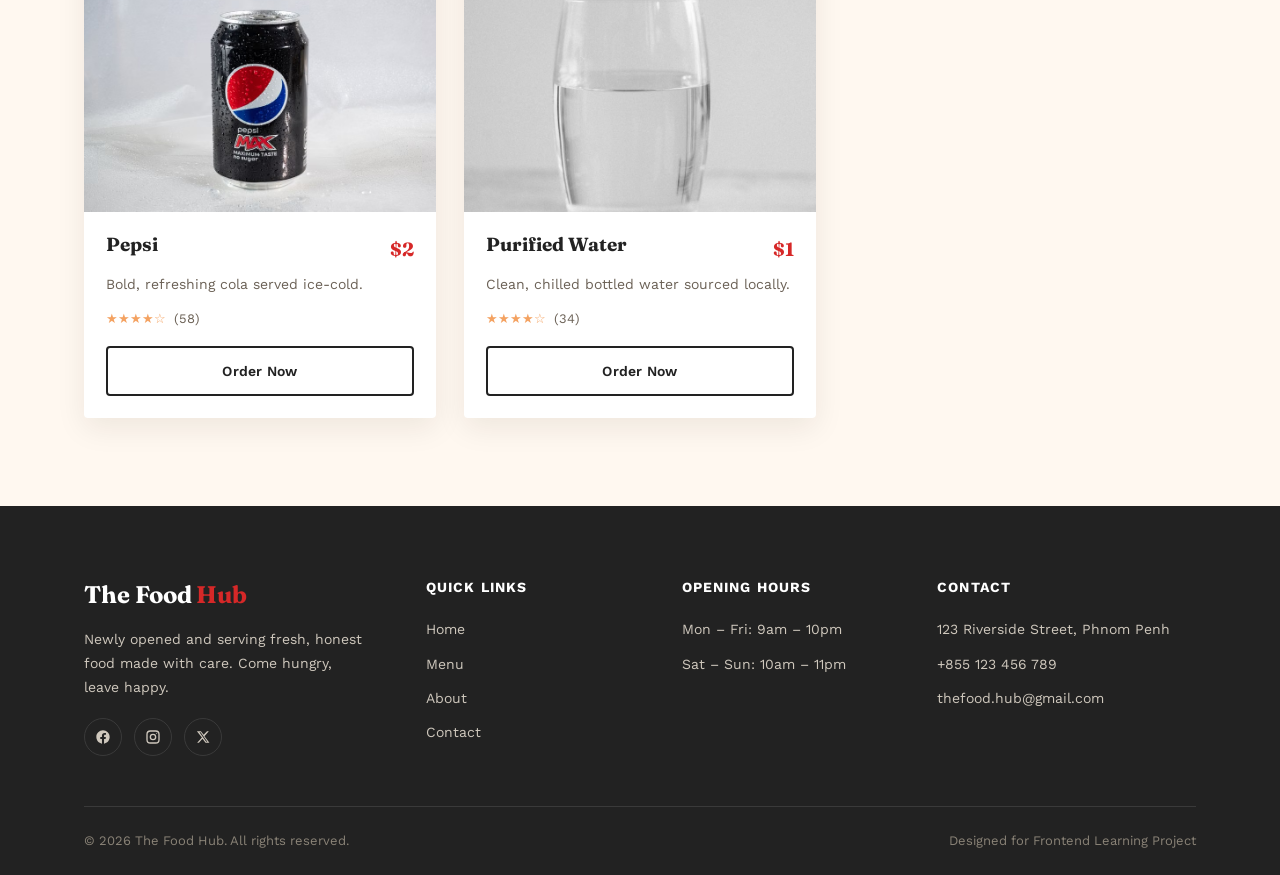
<file: html/menu.html>
<!DOCTYPE html>
<html lang="en">
<head>
  <meta charset="UTF-8">
  <meta name="viewport" content="width=device-width, initial-scale=1.0">
  <title>Menu - TheFoodHub</title>
  <link rel="stylesheet" href="../css/style.css">
  <link rel="icon" href="../images/logo-website.png" type="image/png" sizes="32x32">
</head>
<body>

<header class="navbar">
  <div class="navbar-inner">
    <a href="../index.html" class="logo">The Food<span>Hub</span></a>
    <nav class="nav-links">
      <a href="../index.html">Home</a>
      <a href="menu.html" class="active">Menu</a>
      <a href="about.html">About</a>
      <a href="contact.html">Contact</a>
      <a href="reservation.html">Reservation</a>
    </nav>
    <div class="nav-actions">
      <button class="cart-btn" aria-label="View order">
        <svg width="20" height="20" viewBox="0 0 24 24" fill="none" stroke="currentColor" stroke-width="1.8" stroke-linecap="round" stroke-linejoin="round"><circle cx="9" cy="21" r="1"/><circle cx="19" cy="21" r="1"/><path d="M2.5 3h2l2.68 12.39a2 2 0 0 0 2 1.61h8.64a2 2 0 0 0 2-1.61L22 6.5H6"/></svg>
        <span class="cart-badge">0</span>
      </button>
      <a href="reservation.html" class="btn btn-primary">Book a Table</a>
      <button class="hamburger" aria-label="Menu"><span></span><span></span><span></span></button>
    </div>
  </div>
</header>

<section class="page-hero">
  <div class="container">
    <span class="eyebrow">Full Menu</span>
    <h1>Our Full Menu</h1>
    <p>Every dish made fresh to order, from wood-fired pizza to house-made desserts.</p>
  </div>
</section>

<section class="popular-menu">
  <div class="container">
    <div class="filter-bar">
      <button class="filter-btn active" data-filter="all">All</button>
      <button class="filter-btn" data-filter="pizza">Pizza</button>
      <button class="filter-btn" data-filter="burger">Burgers</button>
      <button class="filter-btn" data-filter="pasta">Pasta</button>
      <button class="filter-btn" data-filter="drink">Drinks</button>
    </div>

    <div class="menu-grid">
      <!-- Pizza (6) -->
      <div class="menu-card" data-category="pizza">
        <div class="menu-img"><span class="menu-tag">Bestseller</span><img src="../images/pizza/pepperoni-pizza.png" alt="Pepperoni Pizza" class="dish-photo" onerror="this.style.display='none'; this.nextElementSibling.style.display='flex';"><div class="food-visual food-visual--pizza" style="display:none;"><span>🍕</span></div></div>
        <div class="menu-body">
          <div class="menu-body-top"><h4>Pepperoni Pizza</h4><span class="menu-price">$12</span></div>
          <p>Classic pepperoni with mozzarella on a wood-fired crust.</p>
          <div class="menu-rating">★★★★★ <span>(128)</span></div>
          <button type="button" class="btn btn-outline btn-block order-btn" data-dish="Pepperoni Pizza" data-price="$12">Order Now</button>
        </div>
      </div>

      <div class="menu-card" data-category="pizza">
        <div class="menu-img"><img src="../images/pizza/cheese-pizza.png" alt="Cheese Pizza" class="dish-photo" onerror="this.style.display='none'; this.nextElementSibling.style.display='flex';"><div class="food-visual food-visual--pizza" style="display:none;"><span>🍕</span></div></div>
        <div class="menu-body">
          <div class="menu-body-top"><h4>Cheese Pizza</h4><span class="menu-price">$10</span></div>
          <p>Triple mozzarella blend on our classic tomato base.</p>
          <div class="menu-rating">★★★★☆ <span>(84)</span></div>
          <button type="button" class="btn btn-outline btn-block order-btn" data-dish="Cheese Pizza" data-price="$10">Order Now</button>
        </div>
      </div>

      <div class="menu-card" data-category="pizza">
        <div class="menu-img"><img src="../images/pizza/seafood-pizza.png" alt="Seafood Pizza" class="dish-photo" onerror="this.style.display='none'; this.nextElementSibling.style.display='flex';"><div class="food-visual food-visual--pizza" style="display:none;"><span>🍕</span></div></div>
        <div class="menu-body">
          <div class="menu-body-top"><h4>Seafood Pizza</h4><span class="menu-price">$15</span></div>
          <p>Shrimp, calamari, and mussels with garlic butter.</p>
          <div class="menu-rating">★★★★★ <span>(61)</span></div>
          <button type="button" class="btn btn-outline btn-block order-btn" data-dish="Seafood Pizza" data-price="$15">Order Now</button>
        </div>
      </div>

      <div class="menu-card" data-category="pizza">
        <div class="menu-img"><img src="../images/pizza/mushroom-pizza.png" alt="Mushroom Pizza" class="dish-photo" onerror="this.style.display='none'; this.nextElementSibling.style.display='flex';"><div class="food-visual food-visual--pizza" style="display:none;"><span>🍄</span></div></div>
        <div class="menu-body">
          <div class="menu-body-top"><h4>Mushroom Pizza</h4><span class="menu-price">$11</span></div>
          <p>Wild mushrooms, truffle oil, and melted mozzarella.</p>
          <div class="menu-rating">★★★★☆ <span>(47)</span></div>
          <button type="button" class="btn btn-outline btn-block order-btn" data-dish="Mushroom Pizza" data-price="$11">Order Now</button>
        </div>
      </div>

      <div class="menu-card" data-category="pizza">
        <div class="menu-img"><img src="../images/pizza/hawaiian-pizza.png" alt="Hawaiian Pizza" class="dish-photo" onerror="this.style.display='none'; this.nextElementSibling.style.display='flex';"><div class="food-visual food-visual--pizza" style="display:none;"><span>🍍</span></div></div>
        <div class="menu-body">
          <div class="menu-body-top"><h4>Hawaiian Pizza</h4><span class="menu-price">$11</span></div>
          <p>Sweet pineapple, smoked ham, and mozzarella.</p>
          <div class="menu-rating">★★★★☆ <span>(39)</span></div>
          <button type="button" class="btn btn-outline btn-block order-btn" data-dish="Hawaiian Pizza" data-price="$11">Order Now</button>
        </div>
      </div>

      <div class="menu-card" data-category="pizza">
        <div class="menu-img"><img src="../images/pizza/bbq-chicken-pizza.png" alt="BBQ Chicken Pizza" class="dish-photo" onerror="this.style.display='none'; this.nextElementSibling.style.display='flex';"><div class="food-visual food-visual--pizza" style="display:none;"><span>🍕</span></div></div>
        <div class="menu-body">
          <div class="menu-body-top"><h4>BBQ Chicken Pizza</h4><span class="menu-price">$13</span></div>
          <p>Grilled chicken, red onion, and smoky BBQ sauce.</p>
          <div class="menu-rating">★★★★★ <span>(55)</span></div>
          <button type="button" class="btn btn-outline btn-block order-btn" data-dish="BBQ Chicken Pizza" data-price="$13">Order Now</button>
        </div>
      </div>

      <!-- Burger (5) -->
      <div class="menu-card" data-category="burger">
        <div class="menu-img"><img src="../images/burgers/beef-burger.png" alt="Beef Burger" class="dish-photo" onerror="this.style.display='none'; this.nextElementSibling.style.display='flex';"><div class="food-visual food-visual--burger" style="display:none;"><span>🍔</span></div></div>
        <div class="menu-body">
          <div class="menu-body-top"><h4>Beef Burger</h4><span class="menu-price">$10</span></div>
          <p>Juicy beef patty, cheddar, lettuce, and house sauce.</p>
          <div class="menu-rating">★★★★★ <span>(96)</span></div>
          <button type="button" class="btn btn-outline btn-block order-btn" data-dish="Beef Burger" data-price="$10">Order Now</button>
        </div>
      </div>

      <div class="menu-card" data-category="burger">
        <div class="menu-img"><img src="../images/burgers/chicken-burger.png" alt="Chicken Burger" class="dish-photo" onerror="this.style.display='none'; this.nextElementSibling.style.display='flex';"><div class="food-visual food-visual--burger" style="display:none;"><span>🍔</span></div></div>
        <div class="menu-body">
          <div class="menu-body-top"><h4>Chicken Burger</h4><span class="menu-price">$9</span></div>
          <p>Crispy chicken fillet with slaw and spicy mayo.</p>
          <div class="menu-rating">★★★★☆ <span>(70)</span></div>
          <button type="button" class="btn btn-outline btn-block order-btn" data-dish="Chicken Burger" data-price="$9">Order Now</button>
        </div>
      </div>

      <div class="menu-card" data-category="burger">
        <div class="menu-img"><img src="../images/burgers/cheese-burger.png" alt="Cheese Burger" class="dish-photo" onerror="this.style.display='none'; this.nextElementSibling.style.display='flex';"><div class="food-visual food-visual--burger" style="display:none;"><span>🧀</span></div></div>
        <div class="menu-body">
          <div class="menu-body-top"><h4>Cheese Burger</h4><span class="menu-price">$9</span></div>
          <p>Double cheddar melted over a smashed beef patty.</p>
          <div class="menu-rating">★★★★☆ <span>(58)</span></div>
          <button type="button" class="btn btn-outline btn-block order-btn" data-dish="Cheese Burger" data-price="$9">Order Now</button>
        </div>
      </div>

      <div class="menu-card" data-category="burger">
        <div class="menu-img"><img src="../images/burgers/bacon-burger.png" alt="Bacon Burger" class="dish-photo" onerror="this.style.display='none'; this.nextElementSibling.style.display='flex';"><div class="food-visual food-visual--burger" style="display:none;"><span>🥓</span></div></div>
        <div class="menu-body">
          <div class="menu-body-top"><h4>Bacon Burger</h4><span class="menu-price">$11</span></div>
          <p>Crispy bacon, cheddar, and caramelized onion.</p>
          <div class="menu-rating">★★★★★ <span>(63)</span></div>
          <button type="button" class="btn btn-outline btn-block order-btn" data-dish="Bacon Burger" data-price="$11">Order Now</button>
        </div>
      </div>

      <div class="menu-card" data-category="burger">
        <div class="menu-img"><img src="../images/burgers/veggie-burger.png" alt="Veggie Burger" class="dish-photo" onerror="this.style.display='none'; this.nextElementSibling.style.display='flex';"><div class="food-visual food-visual--burger" style="display:none;"><span>🥬</span></div></div>
        <div class="menu-body">
          <div class="menu-body-top"><h4>Veggie Burger</h4><span class="menu-price">$9</span></div>
          <p>Grilled vegetable patty with fresh greens and aioli.</p>
          <div class="menu-rating">★★★★☆ <span>(31)</span></div>
          <button type="button" class="btn btn-outline btn-block order-btn" data-dish="Veggie Burger" data-price="$9">Order Now</button>
        </div>
      </div>

      <!-- Pasta (3) -->
      <div class="menu-card" data-category="pasta">
        <div class="menu-img"><img src="../images/pasta/carbonara.png" alt="Carbonara" class="dish-photo" onerror="this.style.display='none'; this.nextElementSibling.style.display='flex';"><div class="food-visual food-visual--pasta" style="display:none;"><span>🍝</span></div></div>
        <div class="menu-body">
          <div class="menu-body-top"><h4>Carbonara</h4><span class="menu-price">$13</span></div>
          <p>Creamy egg sauce, pancetta, and fresh cracked pepper.</p>
          <div class="menu-rating">★★★★☆ <span>(74)</span></div>
          <button type="button" class="btn btn-outline btn-block order-btn" data-dish="Carbonara" data-price="$13">Order Now</button>
        </div>
      </div>

      <div class="menu-card" data-category="pasta">
        <div class="menu-img"><img src="../images/pasta/alfredo.png" alt="Alfredo" class="dish-photo" onerror="this.style.display='none'; this.nextElementSibling.style.display='flex';"><div class="food-visual food-visual--pasta" style="display:none;"><span>🍝</span></div></div>
        <div class="menu-body">
          <div class="menu-body-top"><h4>Alfredo</h4><span class="menu-price">$12</span></div>
          <p>Rich parmesan cream sauce over fettuccine.</p>
          <div class="menu-rating">★★★★★ <span>(52)</span></div>
          <button type="button" class="btn btn-outline btn-block order-btn" data-dish="Alfredo" data-price="$12">Order Now</button>
        </div>
      </div>

      <div class="menu-card" data-category="pasta">
        <div class="menu-img"><img src="../images/pasta/bolognese.png" alt="Bolognese" class="dish-photo" onerror="this.style.display='none'; this.nextElementSibling.style.display='flex';"><div class="food-visual food-visual--pasta" style="display:none;"><span>🍝</span></div></div>
        <div class="menu-body">
          <div class="menu-body-top"><h4>Bolognese</h4><span class="menu-price">$13</span></div>
          <p>Slow-cooked beef ragu over al dente spaghetti.</p>
          <div class="menu-rating">★★★★★ <span>(45)</span></div>
          <button type="button" class="btn btn-outline btn-block order-btn" data-dish="Bolognese" data-price="$13">Order Now</button>
        </div>
      </div>

      <!-- Drink (3) -->
      <div class="menu-card" data-category="drink">
        <div class="menu-img"><span class="menu-tag">Bestseller</span><img src="../images/drinks/coca-cola.png" alt="Coca Cola" class="dish-photo" onerror="this.style.display='none'; this.nextElementSibling.style.display='flex';"><div class="food-visual food-visual--drink" style="display:none;"><svg class="drink-icon" width="52" height="58" viewBox="0 0 64 64"><path d="M20 12h24l-3.2 42a4 4 0 0 1-4 3.6H27.2a4 4 0 0 1-4-3.6L20 12z" fill="#4a2412"/><path d="M20 12h24l-1 10H21l-1-10z" fill="#6b3319"/><circle cx="29" cy="28" r="1.6" fill="#c17a4e"/><circle cx="35" cy="36" r="1.3" fill="#c17a4e"/><circle cx="31" cy="45" r="1.4" fill="#c17a4e"/><rect x="34" y="4" width="3" height="22" rx="1.5" fill="#e63946" transform="rotate(18 35.5 15)"/></svg></div></div>
        <div class="menu-body">
          <div class="menu-body-top"><h4>Coca Cola</h4><span class="menu-price">$2</span></div>
          <p>Ice-cold classic soda, served in a chilled glass.</p>
          <div class="menu-rating">★★★★★ <span>(112)</span></div>
          <button type="button" class="btn btn-outline btn-block order-btn" data-dish="Coca Cola" data-price="$2">Order Now</button>
        </div>
      </div>

      <div class="menu-card" data-category="drink">
        <div class="menu-img"><img src="../images/drinks/pepsi.png" alt="Pepsi" class="dish-photo" onerror="this.style.display='none'; this.nextElementSibling.style.display='flex';"><div class="food-visual food-visual--drink" style="display:none;"><svg class="drink-icon" width="42" height="52" viewBox="0 0 64 64"><rect x="18" y="6" width="28" height="52" rx="7" fill="#1d3557"/><rect x="18" y="6" width="28" height="18" rx="7" fill="#e63946"/><ellipse cx="32" cy="6" rx="14" ry="3.2" fill="#f1faee"/><ellipse cx="32" cy="58" rx="14" ry="3.2" fill="#0b2545"/><rect x="18" y="24" width="28" height="4" fill="#f1faee" opacity="0.5"/></svg></div></div>
        <div class="menu-body">
          <div class="menu-body-top"><h4>Pepsi</h4><span class="menu-price">$2</span></div>
          <p>Bold, refreshing cola served ice-cold.</p>
          <div class="menu-rating">★★★★☆ <span>(58)</span></div>
          <button type="button" class="btn btn-outline btn-block order-btn" data-dish="Pepsi" data-price="$2">Order Now</button>
        </div>
      </div>

      <div class="menu-card" data-category="drink">
        <div class="menu-img"><img src="../images/drinks/purified-water.png" alt="Purified Water" class="dish-photo" onerror="this.style.display='none'; this.nextElementSibling.style.display='flex';"><div class="food-visual food-visual--drink" style="display:none;"><svg class="drink-icon" width="38" height="52" viewBox="0 0 64 64"><rect x="27" y="2" width="10" height="8" rx="2" fill="#457b9d"/><path d="M23 12h18v9l3.5 5v32a4 4 0 0 1-4 4H23.5a4 4 0 0 1-4-4V26l3.5-5v-9z" fill="#a8dadc" fill-opacity="0.55" stroke="#457b9d" stroke-width="2"/><rect x="21" y="36" width="22" height="22" rx="2" fill="#48cae4" fill-opacity="0.65"/></svg></div></div>
        <div class="menu-body">
          <div class="menu-body-top"><h4>Purified Water</h4><span class="menu-price">$1</span></div>
          <p>Clean, chilled bottled water sourced locally.</p>
          <div class="menu-rating">★★★★☆ <span>(34)</span></div>
          <button type="button" class="btn btn-outline btn-block order-btn" data-dish="Purified Water" data-price="$1">Order Now</button>
        </div>
      </div>
    </div>
  </div>
</section>

<footer class="footer">
  <div class="container">
    <div class="footer-grid">
      <div class="footer-brand">
        <a href="../index.html" class="logo">The Food<span>Hub</span></a>
        <p>Newly opened and serving fresh, honest food made with care. Come hungry, leave happy.</p>
        <div class="footer-social">
          <a href="#" aria-label="Facebook"><svg width="16" height="16" viewBox="0 0 24 24" fill="currentColor"><path d="M22 12.06C22 6.505 17.523 2 12 2S2 6.505 2 12.06c0 5.02 3.657 9.184 8.438 9.94v-7.03H7.898v-2.91h2.54V9.845c0-2.507 1.492-3.89 3.777-3.89 1.094 0 2.238.195 2.238.195v2.459h-1.261c-1.242 0-1.63.771-1.63 1.562v1.875h2.773l-.443 2.91h-2.33V22c4.78-.756 8.438-4.92 8.438-9.94z"/></svg></a>
          <a href="#" aria-label="Instagram"><svg width="16" height="16" viewBox="0 0 24 24" fill="none" stroke="currentColor" stroke-width="2"><rect x="3" y="3" width="18" height="18" rx="5"/><circle cx="12" cy="12" r="4"/><circle cx="17.5" cy="6.5" r="0.8" fill="currentColor" stroke="none"/></svg></a>
          <a href="#" aria-label="X (Twitter)"><svg width="14" height="14" viewBox="0 0 24 24" fill="currentColor"><path d="M18.9 2H22l-7.6 8.7L23 22h-6.7l-5.2-6.8L5 22H2l8.1-9.3L1.5 2h6.9l4.7 6.2L18.9 2zM17.6 20h1.8L7.9 4h-2l11.7 16z"/></svg></a>
        </div>
      </div>
      <div>
        <h5>Quick Links</h5>
        <div class="footer-links">
          <a href="../index.html">Home</a>
          <a href="menu.html">Menu</a>
          <a href="about.html">About</a>
          <a href="contact.html">Contact</a>
        </div>
      </div>
      <div>
        <h5>Opening Hours</h5>
        <div class="footer-links">
          <a href="#">Mon – Fri: 9am – 10pm</a>
          <a href="#">Sat – Sun: 10am – 11pm</a>
        </div>
      </div>
      <div>
        <h5>Contact</h5>
        <div class="footer-links">
          <a href="#">123 Riverside Street, Phnom Penh</a>
          <a href="#">+855 123 456 789</a>
          <a href="#">thefood.hub@gmail.com</a>
        </div>
      </div>
    </div>
    <div class="footer-bottom">
      <span>© 2026 The Food Hub. All rights reserved.</span>
      <span>Designed for Frontend Learning Project</span>
    </div>
  </div>
</footer>

<button class="scroll-top" aria-label="Scroll to top">↑</button>

<script src="../js/script.js"></script>
<script src="../js/cart.js"></script>
<script src="../js/filter.js"></script>
</body>
</html>
</file>
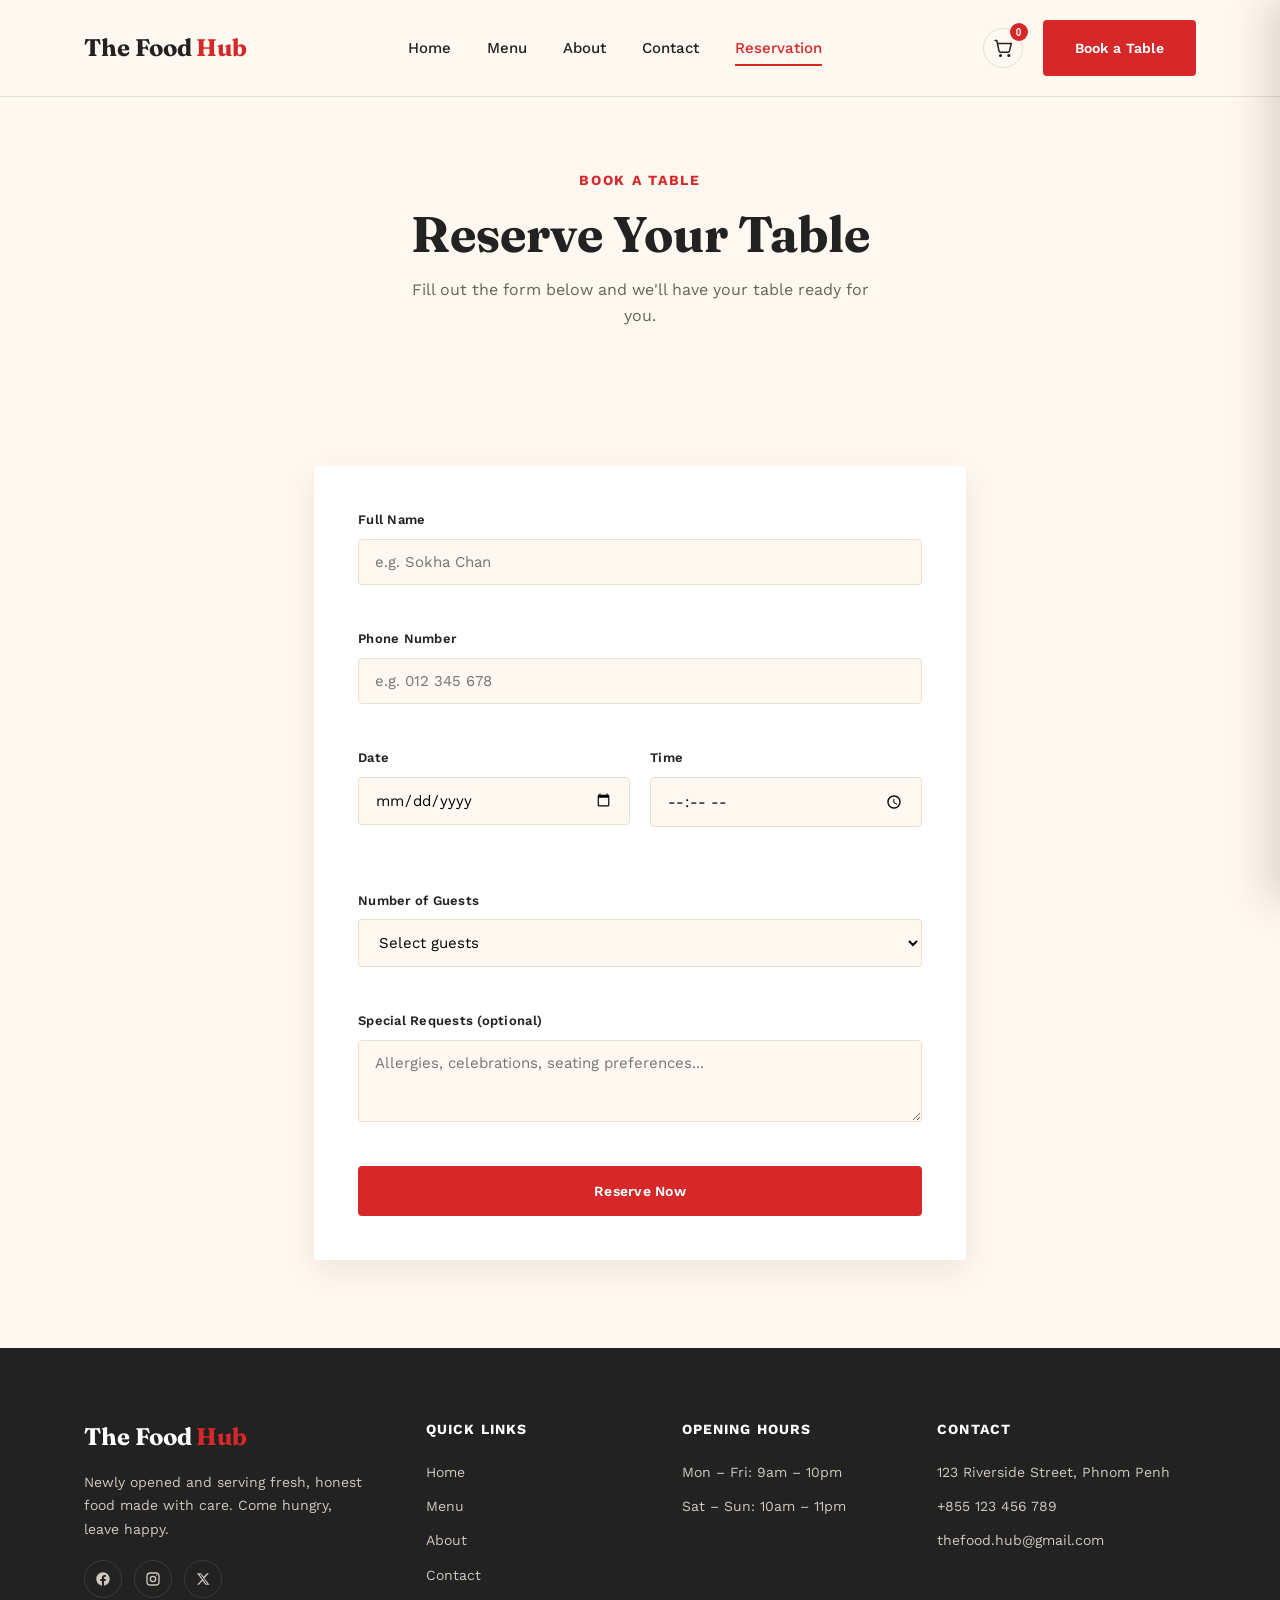
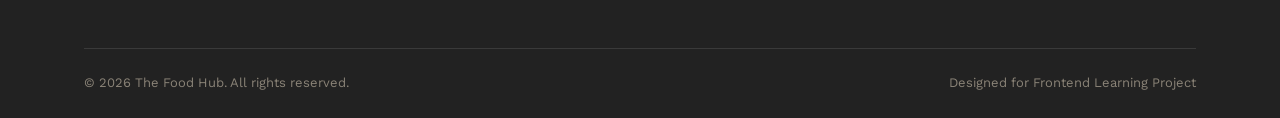
<file: html/reservation.html>
<!DOCTYPE html>
<html lang="en">
<head>
  <meta charset="UTF-8">
  <meta name="viewport" content="width=device-width, initial-scale=1.0">
  <title>Reservation - TheFoodHub</title>
  <link rel="stylesheet" href="../css/style.css">
  <link rel="icon" href="../images/logo-website.png" type="image/png" sizes="32x32">
</head>
<body>

<header class="navbar">
  <div class="navbar-inner">
    <a href="../index.html" class="logo">The Food<span>Hub</span></a>
    <nav class="nav-links">
      <a href="../index.html">Home</a>
      <a href="menu.html">Menu</a>
      <a href="about.html">About</a>
      <a href="contact.html">Contact</a>
      <a href="reservation.html" class="active">Reservation</a>
    </nav>
    <div class="nav-actions">
      <button class="cart-btn" aria-label="View order">
        <svg width="20" height="20" viewBox="0 0 24 24" fill="none" stroke="currentColor" stroke-width="1.8" stroke-linecap="round" stroke-linejoin="round"><circle cx="9" cy="21" r="1"/><circle cx="19" cy="21" r="1"/><path d="M2.5 3h2l2.68 12.39a2 2 0 0 0 2 1.61h8.64a2 2 0 0 0 2-1.61L22 6.5H6"/></svg>
        <span class="cart-badge">0</span>
      </button>
      <a href="reservation.html" class="btn btn-primary">Book a Table</a>
      <button class="hamburger" aria-label="Menu"><span></span><span></span><span></span></button>
    </div>
  </div>
</header>

<section class="page-hero">
  <div class="container">
    <span class="eyebrow">Book a Table</span>
    <h1>Reserve Your Table</h1>
    <p>Fill out the form below and we'll have your table ready for you.</p>
  </div>
</section>

<section>
  <div class="container" style="max-width:700px;">
    <div class="form-card">
      <div class="form-success" id="reservationSuccess">
        ✓ Your reservation request has been received! We'll confirm shortly.
      </div>

      <form id="reservationForm" novalidate>
        <div class="form-group">
          <label for="res-name">Full Name</label>
          <input type="text" id="res-name" name="name" placeholder="e.g. Sokha Chan" required>
          <span class="form-error"></span>
        </div>

        <div class="form-group">
          <label for="res-phone">Phone Number</label>
          <input type="tel" id="res-phone" name="phone" placeholder="e.g. 012 345 678" required>
          <span class="form-error"></span>
        </div>

        <div class="form-row">
          <div class="form-group">
            <label for="res-date">Date</label>
            <input type="date" id="res-date" name="date" required>
            <span class="form-error"></span>
          </div>
          <div class="form-group">
            <label for="res-time">Time</label>
            <input type="time" id="res-time" name="time" required>
            <span class="form-error"></span>
          </div>
        </div>

        <div class="form-group">
          <label for="res-guests">Number of Guests</label>
          <select id="res-guests" name="guests" required>
            <option value="">Select guests</option>
            <option value="1">1 Guest</option>
            <option value="2">2 Guests</option>
            <option value="3">3 Guests</option>
            <option value="4">4 Guests</option>
            <option value="5+">5+ Guests</option>
          </select>
          <span class="form-error"></span>
        </div>

        <div class="form-group">
          <label for="res-notes">Special Requests (optional)</label>
          <textarea id="res-notes" name="notes" rows="3" placeholder="Allergies, celebrations, seating preferences..."></textarea>
          <span class="form-error"></span>
        </div>

        <button type="submit" class="btn btn-primary btn-block">Reserve Now</button>
      </form>
    </div>
  </div>
</section>

<footer class="footer">
  <div class="container">
    <div class="footer-grid">
      <div class="footer-brand">
        <a href="../index.html" class="logo">The Food<span>Hub</span></a>
        <p>Newly opened and serving fresh, honest food made with care. Come hungry, leave happy.</p>
        <div class="footer-social">
          <a href="#" aria-label="Facebook"><svg width="16" height="16" viewBox="0 0 24 24" fill="currentColor"><path d="M22 12.06C22 6.505 17.523 2 12 2S2 6.505 2 12.06c0 5.02 3.657 9.184 8.438 9.94v-7.03H7.898v-2.91h2.54V9.845c0-2.507 1.492-3.89 3.777-3.89 1.094 0 2.238.195 2.238.195v2.459h-1.261c-1.242 0-1.63.771-1.63 1.562v1.875h2.773l-.443 2.91h-2.33V22c4.78-.756 8.438-4.92 8.438-9.94z"/></svg></a>
          <a href="#" aria-label="Instagram"><svg width="16" height="16" viewBox="0 0 24 24" fill="none" stroke="currentColor" stroke-width="2"><rect x="3" y="3" width="18" height="18" rx="5"/><circle cx="12" cy="12" r="4"/><circle cx="17.5" cy="6.5" r="0.8" fill="currentColor" stroke="none"/></svg></a>
          <a href="#" aria-label="X (Twitter)"><svg width="14" height="14" viewBox="0 0 24 24" fill="currentColor"><path d="M18.9 2H22l-7.6 8.7L23 22h-6.7l-5.2-6.8L5 22H2l8.1-9.3L1.5 2h6.9l4.7 6.2L18.9 2zM17.6 20h1.8L7.9 4h-2l11.7 16z"/></svg></a>
        </div>
      </div>
      <div>
        <h5>Quick Links</h5>
        <div class="footer-links">
          <a href="../index.html">Home</a>
          <a href="menu.html">Menu</a>
          <a href="about.html">About</a>
          <a href="contact.html">Contact</a>
        </div>
      </div>
      <div>
        <h5>Opening Hours</h5>
        <div class="footer-links">
          <a href="#">Mon – Fri: 9am – 10pm</a>
          <a href="#">Sat – Sun: 10am – 11pm</a>
        </div>
      </div>
      <div>
        <h5>Contact</h5>
        <div class="footer-links">
          <a href="#">123 Riverside Street, Phnom Penh</a>
          <a href="#">+855 123 456 789</a>
          <a href="#">thefood.hub@gmail.com</a>
        </div>
      </div>
    </div>
    <div class="footer-bottom">
      <span>© 2026 The Food Hub. All rights reserved.</span>
      <span>Designed for Frontend Learning Project</span>
    </div>
  </div>
</footer>

<button class="scroll-top" aria-label="Scroll to top">↑</button>

<script src="../js/script.js"></script>
<script src="../js/cart.js"></script>
<script src="../js/validation.js"></script>
</body>
</html>
</file>
<file: css/style.css>
/* ============================================
   THE FOOD HUB — Main Stylesheet
   ============================================ */

@import url('https://fonts.googleapis.com/css2?family=Fraunces:ital,opsz,wght@0,9..144,400;0,9..144,600;0,9..144,700;0,9..144,900;1,9..144,500&family=Work+Sans:wght@400;500;600;700&display=swap');

:root {
  /* Color tokens */
  --primary: #D62828;
  --primary-dark: #A81E1E;
  --secondary: #F4A261;
  --dark: #222222;
  --bg: #FFF8F0;
  --white: #FFFFFF;
  --line: #E8DFD1;
  --text-muted: #6b6156;

  /* Type tokens */
  --font-display: 'Fraunces', serif;
  --font-body: 'Work Sans', sans-serif;

  /* Layout */
  --container: 1160px;
  --radius: 4px;
  --shadow: 0 10px 30px rgba(34, 20, 10, 0.08);
}

* { box-sizing: border-box; margin: 0; padding: 0; }

html { scroll-behavior: smooth; }

body {
  font-family: var(--font-body);
  background: var(--bg);
  color: var(--dark);
  line-height: 1.6;
  overflow-x: hidden;
}

img { max-width: 100%; display: block; }
a { text-decoration: none; color: inherit; }
ul { list-style: none; }

.container {
  max-width: var(--container);
  margin: 0 auto;
  padding: 0 24px;
}

h1, h2, h3, h4 {
  font-family: var(--font-display);
  font-weight: 700;
  line-height: 1.15;
}

.eyebrow {
  display: inline-flex;
  align-items: center;
  gap: 8px;
  font-family: var(--font-body);
  font-size: 14px;
  font-weight: 700;
  letter-spacing: 0.12em;
  text-transform: uppercase;
  color: var(--primary);
  margin-bottom: 14px;
}

.section-head {
  text-align: center;
  max-width: 560px;
  margin: 0 auto 48px;
}
.section-head h2 {
  font-size: clamp(28px, 4vw, 42px);
  margin-bottom: 12px;
}
.section-head p { color: var(--text-muted); font-size: 16px; }

section { padding: 88px 0; }

.btn {
  display: inline-flex;
  align-items: center;
  gap: 8px;
  font-family: var(--font-body);
  font-weight: 600;
  font-size: 14px;
  letter-spacing: 0.02em;
  padding: 15px 30px;
  border-radius: var(--radius);
  border: 2px solid transparent;
  cursor: pointer;
  transition: all 0.25s ease;
}
.btn-primary {
  background: var(--primary);
  color: var(--white);
}
.btn-primary:hover { background: var(--primary-dark); transform: translateY(-2px); box-shadow: 0 8px 20px rgba(214,40,40,0.3); }
.btn-outline {
  background: transparent;
  border-color: var(--dark);
  color: var(--dark);
}
.btn-outline:hover { background: var(--dark); color: var(--white); }
.btn-block { width: 100%; justify-content: center; }

/* ============ NAVBAR ============ */
.navbar {
  position: sticky;
  top: 0;
  z-index: 999;
  background: rgba(255, 248, 240, 0.92);
  backdrop-filter: blur(8px);
  border-bottom: 1px solid var(--line);
  transition: box-shadow 0.3s ease, padding 0.3s ease;
}
.navbar.scrolled { box-shadow: 0 4px 20px rgba(0,0,0,0.06); }
.navbar-inner {
  display: flex;
  align-items: center;
  justify-content: space-between;
  padding: 20px 24px;
  max-width: var(--container);
  margin: 0 auto;
  transition: padding 0.3s ease;
}
.navbar.scrolled .navbar-inner { padding: 14px 24px; }

.logo {
  font-family: var(--font-display);
  font-weight: 700;
  font-size: 24px;
  display: flex;
  align-items: baseline;
  gap: 4px;
}
.logo span { color: var(--primary); }

.nav-links {
  display: flex;
  gap: 36px;
}
.nav-links a {
  font-size: 15px;
  font-weight: 500;
  position: relative;
  padding: 4px 0;
}
.nav-links a::after {
  content: "";
  position: absolute;
  left: 0; bottom: -2px;
  width: 0; height: 2px;
  background: var(--primary);
  transition: width 0.25s ease;
}
.nav-links a:hover::after,
.nav-links a.active::after { width: 100%; }
.nav-links a.active { color: var(--primary); }

.nav-actions { display: flex; align-items: center; gap: 20px; }

.cart-btn {
  position: relative;
  display: flex;
  align-items: center;
  justify-content: center;
  width: 40px;
  height: 40px;
  background: transparent;
  border: 1px solid var(--line);
  border-radius: 50%;
  cursor: pointer;
  color: var(--dark);
  transition: border-color 0.2s ease, color 0.2s ease;
}
.cart-btn svg { display: block; }
.cart-btn:hover { border-color: var(--primary); color: var(--primary); }
.cart-badge {
  position: absolute;
  top: -6px;
  right: -6px;
  background: var(--primary);
  color: var(--white);
  font-size: 10px;
  font-weight: 700;
  min-width: 18px;
  height: 18px;
  border-radius: 50%;
  display: flex;
  align-items: center;
  justify-content: center;
  padding: 0 4px;
}

/* ============ TOAST ============ */
.toast-stack {
  position: fixed;
  top: 90px;
  right: 24px;
  display: flex;
  flex-direction: column;
  gap: 10px;
  z-index: 1200;
}
.toast {
  background: var(--dark);
  color: var(--white);
  padding: 14px 20px;
  border-radius: var(--radius);
  font-size: 14px;
  font-weight: 500;
  box-shadow: var(--shadow);
  display: flex;
  align-items: center;
  gap: 10px;
  opacity: 0;
  transform: translateX(20px);
  transition: all 0.3s ease;
  max-width: 300px;
}
.toast.show { opacity: 1; transform: translateX(0); }
.toast strong { color: var(--secondary); }

/* ============ CART DRAWER ============ */
.cart-overlay {
  position: fixed;
  inset: 0;
  background: rgba(20, 14, 8, 0.45);
  z-index: 1300;
  opacity: 0;
  visibility: hidden;
  transition: opacity 0.3s ease;
}
.cart-overlay.open { opacity: 1; visibility: visible; }

.cart-drawer {
  position: fixed;
  top: 0;
  right: 0;
  height: 100%;
  width: 440px;
  max-width: 100%;
  background: var(--white);
  z-index: 1301;
  transform: translateX(100%);
  transition: transform 0.35s ease;
  display: flex;
  flex-direction: column;
  box-shadow: -12px 0 40px rgba(0,0,0,0.15);
}
.cart-drawer.open { transform: translateX(0); }

.cart-drawer-header {
  display: flex;
  align-items: center;
  justify-content: space-between;
  padding: 24px 28px;
  border-bottom: 1px solid var(--line);
  flex-shrink: 0;
}
.cart-drawer-header h3 {
  font-size: 22px;
}
.cart-close {
  background: none;
  border: none;
  font-size: 22px;
  cursor: pointer;
  color: var(--text-muted);
  line-height: 1;
  padding: 4px;
}
.cart-close:hover { color: var(--primary); }

.cart-drawer-body {
  flex: 1;
  overflow-y: auto;
  padding: 8px 28px;
}

.cart-empty {
  text-align: center;
  padding: 60px 20px;
  color: var(--text-muted);
}
.cart-empty span { display: flex; justify-content: center; margin-bottom: 14px; color: var(--text-muted); opacity: 0.5; }

.cart-item {
  display: flex;
  align-items: center;
  justify-content: space-between;
  gap: 14px;
  padding: 20px 0;
  border-bottom: 1px solid var(--line);
}
.cart-item-info h4 { font-size: 16px; margin-bottom: 4px; }
.cart-item-info span { font-size: 13px; color: var(--text-muted); }

.qty-control {
  display: flex;
  align-items: center;
  gap: 10px;
  flex-shrink: 0;
}
.qty-btn {
  width: 28px; height: 28px;
  border-radius: 50%;
  border: 1px solid var(--line);
  background: var(--white);
  cursor: pointer;
  font-size: 14px;
  display: flex;
  align-items: center;
  justify-content: center;
  transition: border-color 0.2s;
}
.qty-btn:hover { border-color: var(--primary); color: var(--primary); }
.qty-value { min-width: 18px; text-align: center; font-weight: 600; }

.remove-link {
  font-size: 13px;
  color: var(--primary);
  cursor: pointer;
  flex-shrink: 0;
  background: none;
  border: none;
  font-family: var(--font-body);
}
.remove-link:hover { text-decoration: underline; }

.cart-summary {
  padding: 20px 28px 4px;
  border-top: 1px solid var(--line);
  flex-shrink: 0;
}
.cart-summary-row {
  display: flex;
  justify-content: space-between;
  font-size: 14px;
  color: var(--text-muted);
  padding: 6px 0;
}
.cart-summary-row.total {
  font-size: 17px;
  font-weight: 700;
  color: var(--dark);
  padding-top: 12px;
  border-top: 1px solid var(--line);
  margin-top: 6px;
}

.cart-drawer-footer {
  padding: 20px 28px 28px;
  flex-shrink: 0;
}

/* ---- Invoice view ---- */
.invoice-box {
  border: 1px solid var(--line);
  border-radius: var(--radius);
  padding: 24px;
  margin: 20px 28px 0;
}
.invoice-row {
  display: flex;
  justify-content: space-between;
  font-size: 14px;
  padding: 5px 0;
}
.invoice-row.head { font-weight: 700; }
.invoice-divider { border-top: 1px dashed var(--line); margin: 12px 0; }
.invoice-actions { padding: 24px 28px 28px; display: flex; flex-direction: column; gap: 12px; }

/* ---- Confirmation view ---- */
.order-confirm {
  text-align: center;
  padding: 60px 28px;
}
.confirm-icon {
  width: 68px; height: 68px;
  border-radius: 50%;
  background: #2e7d32;
  color: var(--white);
  font-size: 30px;
  display: flex;
  align-items: center;
  justify-content: center;
  margin: 0 auto 22px;
}
.order-confirm h3 { font-size: 24px; margin-bottom: 10px; }
.order-confirm p { color: var(--text-muted); font-size: 15px; }

.hamburger {
  display: none;
  flex-direction: column;
  gap: 5px;
  cursor: pointer;
  background: none;
  border: none;
}
.hamburger span { width: 24px; height: 2px; background: var(--dark); transition: 0.3s; }

/* ============ HERO ============ */
.hero {
  position: relative;
  padding: 90px 0 60px;
  overflow: hidden;
}
.hero-grid {
  display: grid;
  grid-template-columns: 1.1fr 1fr;
  gap: 40px;
  align-items: center;
}
.hero-eyebrow { color: var(--primary); font-weight: 600; letter-spacing: 0.1em; text-transform: uppercase; font-size: 13px; margin-bottom: 18px; display:block;}
.hero h1 {
  font-size: clamp(38px, 5.5vw, 64px);
  margin-bottom: 20px;
}
.hero h1 em {
  font-style: italic;
  color: var(--primary);
}
.hero-typewriter { min-height: 1.15em; will-change: contents; }
.typewriter-cursor {
  display: inline-block;
  margin-left: 2px;
  color: var(--primary);
  animation: typewriter-blink 0.8s step-end infinite;
}
@keyframes typewriter-blink {
  0%, 100% { opacity: 1; }
  50% { opacity: 0; }
}
.hero p {
  font-size: 17px;
  color: var(--text-muted);
  max-width: 440px;
  margin-bottom: 32px;
}
.hero-actions { display: flex; gap: 16px; flex-wrap: wrap; }

.hero-visual {
  position: relative;
  aspect-ratio: 1/1;
  display: flex;
  align-items: center;
  justify-content: center;
}
.hero-plate {
  width: 88%;
  aspect-ratio: 1/1;
  border-radius: 50%;
  background: var(--white);
  box-shadow: var(--shadow);
  display: flex;
  align-items: center;
  justify-content: center;
  position: relative;
}
.hero-plate .food-visual {
  width: 92%;
  height: 92%;
  border-radius: 50%;
}
.hero-plate .dish-photo {
  width: 92%;
  height: 92%;
  border-radius: 50%;
  object-fit: cover;
}
.hero-plate .food-visual span { font-size: 130px; }
.hero-ring {
  position: absolute;
  inset: -14px;
  border: 2px dashed rgba(214,40,40,0.25);
  border-radius: 50%;
}

.hero-stats {
  display: flex;
  gap: 36px;
  margin-top: 40px;
  padding-top: 28px;
  border-top: 1px solid var(--line);
}
.hero-stats div strong {
  display: block;
  font-family: var(--font-display);
  font-size: 26px;
  color: var(--primary);
}
.hero-stats div span { font-size: 13px; color: var(--text-muted); }
.stat-star { color: var(--secondary); vertical-align: -3px; }

/* ============ CATEGORIES ============ */
.categories { background: var(--white); }
.cat-grid {
  display: grid;
  grid-template-columns: repeat(4, 1fr);
  gap: 20px;
}
.cat-card {
  text-align: center;
  padding: 28px 12px;
  border: 1px solid var(--line);
  border-radius: var(--radius);
  cursor: pointer;
  transition: all 0.25s ease;
}
.cat-card:hover {
  border-color: var(--primary);
  background: var(--bg);
  transform: translateY(-4px);
}
.cat-icon { font-size: 34px; margin-bottom: 12px; }
.cat-card span { font-weight: 600; font-size: 14px; }

/* ============ MENU FILTER + CARDS ============ */
.filter-bar {
  display: flex;
  justify-content: center;
  gap: 10px;
  flex-wrap: wrap;
  margin-bottom: 44px;
}
.filter-btn {
  padding: 10px 22px;
  border: 1px solid var(--line);
  background: transparent;
  border-radius: 30px;
  font-family: var(--font-body);
  font-weight: 600;
  font-size: 14px;
  cursor: pointer;
  transition: all 0.2s ease;
}
.filter-btn:hover { border-color: var(--primary); }
.filter-btn.active { background: var(--primary); color: var(--white); border-color: var(--primary); }

.menu-grid {
  display: grid;
  grid-template-columns: repeat(3, 1fr);
  gap: 28px;
}
.menu-card {
  background: var(--white);
  border-radius: var(--radius);
  overflow: hidden;
  box-shadow: var(--shadow);
  transition: transform 0.3s ease;
}
.menu-card:hover { transform: translateY(-6px); }
.menu-img { position: relative; aspect-ratio: 4/3; overflow: hidden; background: var(--secondary); }
.menu-card:hover .menu-img .food-visual span { transform: scale(1.12) rotate(-4deg); }
.dish-photo {
  width: 100%;
  height: 100%;
  object-fit: cover;
  display: block;
  transition: transform 0.4s ease;
}
.menu-card:hover .dish-photo { transform: scale(1.08); }
.menu-tag {
  position: absolute;
  top: 12px; left: 12px;
  background: var(--dark);
  color: var(--white);
  font-size: 11px;
  font-weight: 600;
  text-transform: uppercase;
  letter-spacing: 0.05em;
  padding: 5px 10px;
  border-radius: 30px;
}

/* ============ FOOD VISUAL — illustrated placeholders (no external images) ============ */
.food-visual {
  width: 100%;
  height: 100%;
  display: flex;
  align-items: center;
  justify-content: center;
  position: relative;
  overflow: hidden;
}
.food-visual::before {
  content: "";
  position: absolute;
  inset: 0;
  background-image: radial-gradient(rgba(255,255,255,0.35) 1.5px, transparent 1.5px);
  background-size: 18px 18px;
  opacity: 0.5;
}
.food-visual span {
  position: relative;
  font-size: 62px;
  line-height: 1;
  filter: drop-shadow(0 10px 18px rgba(0,0,0,0.18));
  transition: transform 0.4s ease;
}
.food-visual--pizza  { background: radial-gradient(circle at 32% 28%, #ffb37a 0%, var(--primary) 75%); }
.food-visual--burger { background: radial-gradient(circle at 32% 28%, #ffd9a0 0%, #a85c1f 75%); }
.food-visual--pasta  { background: radial-gradient(circle at 32% 28%, #fff1c4 0%, #e0982e 75%); }
.food-visual--drink  { background: radial-gradient(circle at 32% 28%, #b9f3e4 0%, #1f8a75 75%); }
.food-visual--dessert{ background: radial-gradient(circle at 32% 28%, #ffc2d1 0%, #c23662 75%); }
.food-visual .drink-icon {
  position: relative;
  filter: drop-shadow(0 10px 18px rgba(0,0,0,0.18));
  transition: transform 0.4s ease;
}
.menu-card:hover .menu-img .food-visual .drink-icon { transform: scale(1.12) rotate(-4deg); }
.menu-body { padding: 22px; }
.menu-body-top { display: flex; justify-content: space-between; align-items: flex-start; margin-bottom: 8px; }
.menu-body h4 { font-size: 19px; }
.menu-price { font-family: var(--font-display); color: var(--primary); font-size: 19px; font-weight: 700; }
.menu-body p { color: var(--text-muted); font-size: 14px; margin-bottom: 14px; }
.menu-rating { color: var(--secondary); font-size: 13px; margin-bottom: 16px; }
.menu-rating span { color: var(--text-muted); margin-left: 4px; }

/* ============ WHY CHOOSE US ============ */
.why { background: var(--white); }
.why-grid {
  display: grid;
  grid-template-columns: repeat(4, 1fr);
  gap: 30px;
}
.why-card { text-align: center; padding: 20px; }
.why-icon {
  width: 70px; height: 70px;
  border-radius: 50%;
  background: var(--bg);
  display: flex; align-items: center; justify-content: center;
  font-size: 30px;
  margin: 0 auto 20px;
  border: 1px solid var(--line);
}
.why-card h4 { font-size: 17px; margin-bottom: 8px; }
.why-card p { color: var(--text-muted); font-size: 14px; }

/* ============ CHEFS ============ */
.chef-grid {
  display: grid;
  grid-template-columns: repeat(3, 1fr);
  gap: 30px;
}
.chef-card { text-align: center; }
.chef-photo {
  aspect-ratio: 3/4;
  border-radius: var(--radius);
  overflow: hidden;
  margin-bottom: 20px;
  position: relative;
}
.chef-photo .food-visual span { font-size: 92px; }
.chef-photo--1 .food-visual { background: radial-gradient(circle at 32% 26%, #ffd9a0 0%, #7a4a22 75%); }
.chef-photo--2 .food-visual { background: radial-gradient(circle at 32% 26%, #ffc2d1 0%, #8a2b45 75%); }
.chef-photo--3 .food-visual { background: radial-gradient(circle at 32% 26%, #b9e3ff 0%, #2b5a8a 75%); }
.chef-card h4 { font-size: 19px; margin-bottom: 4px; }
.chef-card span { color: var(--primary); font-size: 13px; font-weight: 600; text-transform: uppercase; letter-spacing: 0.05em; }

/* ============ REVIEWS ============ */
.reviews { background: var(--dark); color: var(--white); }
.reviews .section-head p { color: #b8b0a5; }
.reviews .eyebrow { color: var(--secondary); }
.review-track-outer { overflow: hidden; }
.review-track {
  display: flex;
  gap: 24px;
  width: max-content;
  animation: reviews-marquee 38s linear infinite;
}
.review-track:hover { animation-play-state: paused; }
@keyframes reviews-marquee {
  from { transform: translateX(0); }
  to { transform: translateX(-50%); }
}
.review-card {
  scroll-snap-align: start;
  min-width: 340px;
  background: #2c2c2c;
  border-radius: var(--radius);
  padding: 30px;
  border: 1px solid #3a3a3a;
}
.review-stars { color: var(--secondary); margin-bottom: 16px; font-size: 14px; }
.review-card p { font-size: 15px; color: #d8d2c8; margin-bottom: 20px; font-style: italic; }
.review-author { display: flex; align-items: center; gap: 12px; }
.review-avatar {
  width: 42px; height: 42px;
  border-radius: 50%;
  background: var(--primary);
  display: flex; align-items: center; justify-content: center;
  font-family: var(--font-display);
  font-weight: 700;
}
.review-author strong { display: block; font-size: 14px; }
.review-author span { font-size: 12px; color: #a19a8f; }
.review-dots { display: flex; justify-content: center; gap: 8px; margin-top: 24px; }
.review-dots span { width: 8px; height: 8px; border-radius: 50%; background: #4a4a4a; cursor: pointer; }
.review-dots span.active { background: var(--secondary); }

/* ============ RESERVATION CTA (home teaser) ============ */
.cta-strip {
  background: var(--primary);
  color: var(--white);
  padding: 60px 0;
}
.cta-strip .container {
  display: flex;
  align-items: center;
  justify-content: space-between;
  flex-wrap: wrap;
  gap: 24px;
}
.cta-strip h3 { font-size: 28px; }
.cta-strip p { color: #ffe1e1; margin-top: 6px; }
.cta-strip .btn-outline { border-color: var(--white); color: var(--white); }
.cta-strip .btn-outline:hover { background: var(--white); color: var(--primary); }

/* ============ FORMS (Reservation / Contact) ============ */
.form-card {
  background: var(--white);
  border-radius: var(--radius);
  box-shadow: var(--shadow);
  padding: 44px;
}
.form-row { display: grid; grid-template-columns: 1fr 1fr; gap: 20px; margin-bottom: 20px; }
.form-group { margin-bottom: 20px; display: flex; flex-direction: column; gap: 8px; }
.form-group label { font-size: 13px; font-weight: 600; letter-spacing: 0.02em; }
.form-group input,
.form-group select,
.form-group textarea {
  padding: 13px 16px;
  border: 1px solid var(--line);
  border-radius: var(--radius);
  font-family: var(--font-body);
  font-size: 15px;
  background: var(--bg);
  transition: border-color 0.2s ease;
}
.form-group input:focus,
.form-group select:focus,
.form-group textarea:focus {
  outline: none;
  border-color: var(--primary);
}
.form-error {
  font-size: 12px;
  color: var(--primary);
  min-height: 16px;
  display: block;
}
.form-group.invalid input,
.form-group.invalid select,
.form-group.invalid textarea { border-color: var(--primary); }
.form-success {
  background: #e8f5e9;
  color: #2e7d32;
  padding: 16px 20px;
  border-radius: var(--radius);
  margin-bottom: 24px;
  font-size: 14px;
  display: none;
}
.form-success.show { display: block; }

/* ============ CONTACT INFO CARDS ============ */
.contact-grid {
  display: grid;
  grid-template-columns: 1fr 1fr;
  gap: 50px;
  align-items: start;
}
.info-list { display: flex; flex-direction: column; gap: 24px; margin-bottom: 30px; }
.info-item { display: flex; gap: 18px; align-items: flex-start; }
.info-icon {
  width: 48px; height: 48px;
  border-radius: 50%;
  background: var(--bg);
  border: 1px solid var(--line);
  display: flex; align-items: center; justify-content: center;
  font-size: 20px;
  flex-shrink: 0;
}
.info-item h4 { font-size: 15px; margin-bottom: 4px; }
.info-item p { color: var(--text-muted); font-size: 14px; }
.map-frame {
  width: 100%;
  aspect-ratio: 16/10;
  border-radius: var(--radius);
  overflow: hidden;
  border: 1px solid var(--line);
}
.map-frame iframe { width: 100%; height: 100%; border: 0; }

/* ============ ABOUT PAGE ============ */
.page-hero {
  padding: 70px 0 50px;
  text-align: center;
}
.page-hero .eyebrow { justify-content: center; }
.page-hero h1 { font-size: clamp(32px, 5vw, 50px); margin-bottom: 14px; }
.page-hero p { color: var(--text-muted); max-width: 480px; margin: 0 auto; }

.about-split {
  display: grid;
  grid-template-columns: 1fr 1fr;
  gap: 60px;
  align-items: center;
}
.about-img {
  aspect-ratio: 4/5;
  border-radius: var(--radius);
  overflow: hidden;
  position: relative;
}
.about-img .food-visual { background: radial-gradient(circle at 32% 26%, #ffe1b8 0%, #8a3a1f 75%); }
.about-img .food-visual span { font-size: 110px; }
.about-copy h2 { font-size: clamp(26px, 3.5vw, 36px); margin-bottom: 18px; }
.about-copy p { color: var(--text-muted); margin-bottom: 16px; }
.about-list { margin-top: 24px; display: flex; flex-direction: column; gap: 14px; }
.about-list li { display: flex; gap: 12px; align-items: center; font-weight: 500; }
.about-list li::before { content: "✓"; color: var(--primary); font-weight: 700; }

.timeline { max-width: 700px; margin: 0 auto; }
.timeline-item {
  display: grid;
  grid-template-columns: 90px 1fr;
  gap: 24px;
  padding: 24px 0;
  border-bottom: 1px solid var(--line);
}
.timeline-item:last-child { border-bottom: none; }
.timeline-item strong { font-family: var(--font-display); color: var(--primary); font-size: 20px; }
.timeline-item h4 { font-size: 17px; margin-bottom: 4px; }
.timeline-item p { color: var(--text-muted); font-size: 14px; }

/* ============ FOOTER ============ */
.footer { background: var(--dark); color: #cfc8bd; padding: 70px 0 0; }
.footer-grid {
  display: grid;
  grid-template-columns: 1.4fr 1fr 1fr 1.2fr;
  gap: 40px;
  padding-bottom: 50px;
  border-bottom: 1px solid #3a3a3a;
}
.footer-brand .logo { color: var(--white); margin-bottom: 14px; }
.footer-brand p { font-size: 14px; line-height: 1.7; max-width: 280px; }
.footer h5 {
  color: var(--white);
  font-family: var(--font-body);
  font-size: 14px;
  text-transform: uppercase;
  letter-spacing: 0.08em;
  margin-bottom: 20px;
}
.footer-links { display: flex; flex-direction: column; gap: 12px; }
.footer-links a { font-size: 14px; transition: color 0.2s; }
.footer-links a:hover { color: var(--secondary); }
.footer-social { display: flex; gap: 12px; margin-top: 18px; }
.footer-social a {
  width: 38px; height: 38px;
  border: 1px solid #3a3a3a;
  border-radius: 50%;
  display: flex; align-items: center; justify-content: center;
  color: #cfc8bd;
  transition: all 0.2s;
}
.footer-social a svg { display: block; }
.footer-social a:hover { background: var(--primary); border-color: var(--primary); color: var(--white); }
.footer-bottom {
  display: flex;
  justify-content: space-between;
  padding: 24px 0;
  font-size: 13px;
  color: #8a8377;
  flex-wrap: wrap;
  gap: 10px;
}

/* ============ SCROLL TO TOP ============ */
.scroll-top {
  position: fixed;
  bottom: 28px;
  right: 28px;
  width: 46px;
  height: 46px;
  border-radius: 50%;
  background: var(--primary);
  color: var(--white);
  border: none;
  font-size: 18px;
  cursor: pointer;
  display: flex;
  align-items: center;
  justify-content: center;
  box-shadow: var(--shadow);
  opacity: 0;
  visibility: hidden;
  transform: translateY(10px);
  transition: all 0.3s ease;
  z-index: 998;
}
.scroll-top.show { opacity: 1; visibility: visible; transform: translateY(0); }

/* ============ RESPONSIVE ============ */
@media (max-width: 991px) {
  .hero-grid { grid-template-columns: 1fr; }
  .hero-visual { max-width: 380px; margin: 0 auto; }
  .cat-grid { grid-template-columns: repeat(4, 1fr); }
  .menu-grid { grid-template-columns: repeat(2, 1fr); }
  .why-grid { grid-template-columns: repeat(2, 1fr); }
  .chef-grid { grid-template-columns: repeat(3, 1fr); gap: 18px; }
  .contact-grid { grid-template-columns: 1fr; }
  .about-split { grid-template-columns: 1fr; }
  .footer-grid { grid-template-columns: 1fr 1fr; }
}

@media (max-width: 768px) {
  .nav-links { display: none; }
  .hamburger { display: flex; }
  .nav-links.mobile-open {
    display: flex;
    position: absolute;
    top: 100%; left: 0; right: 0;
    background: var(--white);
    flex-direction: column;
    padding: 20px 24px;
    gap: 18px;
    border-bottom: 1px solid var(--line);
    box-shadow: var(--shadow);
  }
  .menu-grid { grid-template-columns: 1fr; }
  .chef-grid { grid-template-columns: 1fr; max-width: 320px; margin: 0 auto; }
  .why-grid { grid-template-columns: 1fr; }
  .cat-grid { grid-template-columns: repeat(2, 1fr); gap: 14px; }
  .form-row { grid-template-columns: 1fr; }
  .footer-grid { grid-template-columns: 1fr; }
  .cta-strip .container { flex-direction: column; text-align: center; }
  section { padding: 60px 0; }
}
</file>
